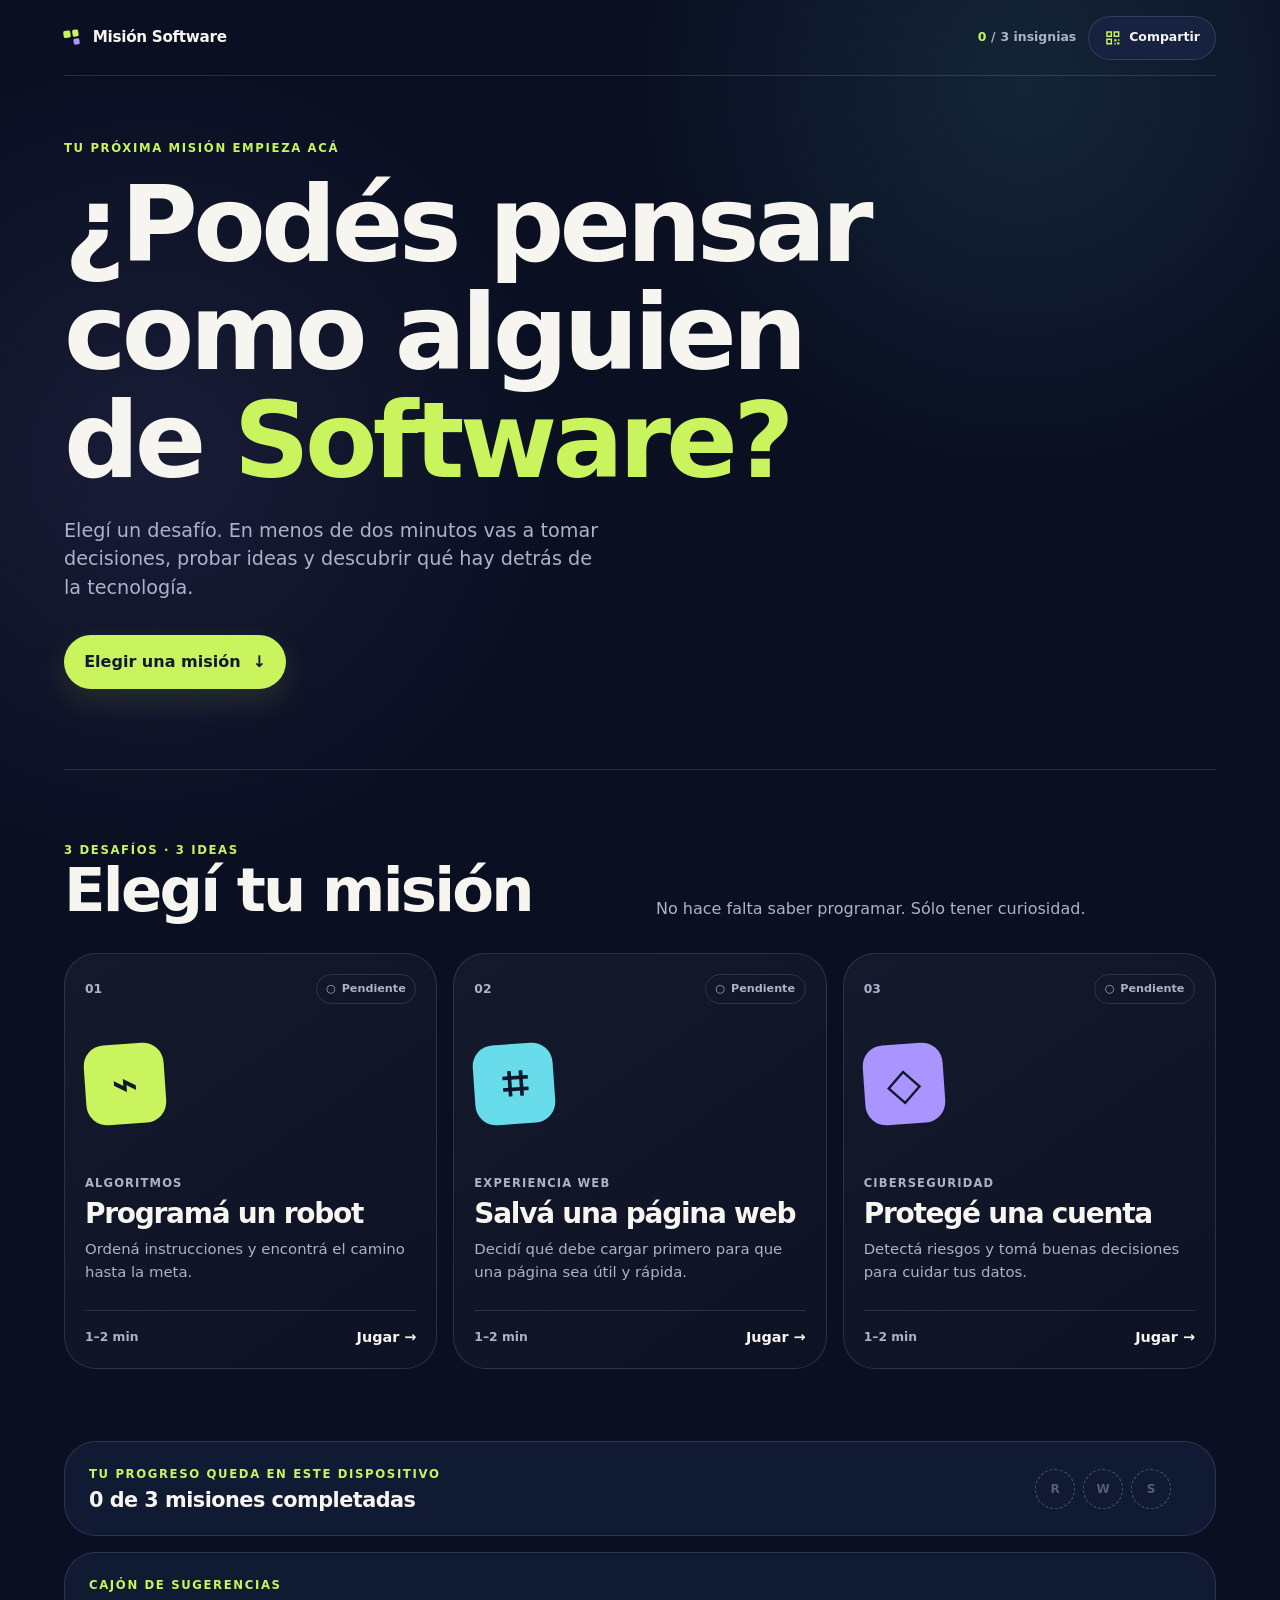
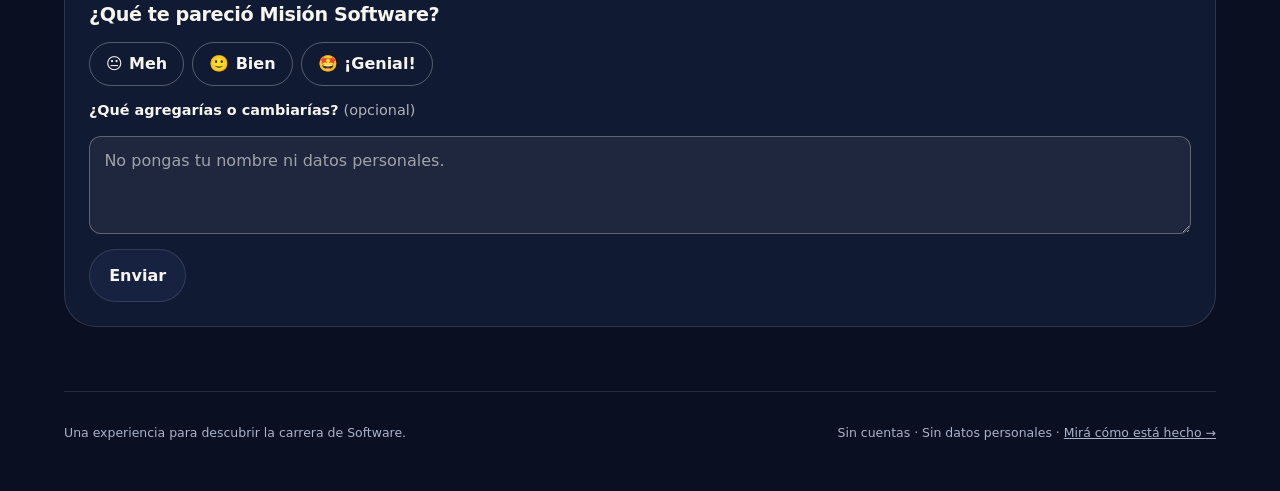
<file: index.html>
<!doctype html>
<html lang="es">
  <head>
    <meta charset="UTF-8">
    <meta name="viewport" content="width=device-width, initial-scale=1">
    <meta name="theme-color" content="#101a35">
    <link rel="icon" href="favicon.svg" type="image/svg+xml">
    <link rel="apple-touch-icon" href="apple-touch-icon.png">
    <meta name="description" content="Tres misiones breves para descubrir cómo se crea, mejora y protege el software.">
    <title>Misión Software</title>
    <link rel="stylesheet" href="css/base.css">
    <link rel="stylesheet" href="css/challenges.css">
    <script src="js/shared.js" defer></script>
    <script src="js/feedback.js" defer></script>
  </head>
  <body>
    <header class="site-header">
      <a class="brand" href="index.html" aria-label="Misión Software, inicio">
        <span class="brand__mark" aria-hidden="true"><i></i><i></i><i></i></span>
        <span>Misión Software</span>
      </a>
      <div class="header-actions">
        <div class="badge-counter" aria-label="Progreso de misiones">
          <span data-progress-count>0</span><span aria-hidden="true">/</span><span>3 insignias</span>
        </div>
        <button class="share-button" type="button" data-share-open aria-label="Compartir con código QR">
          <svg viewBox="0 0 24 24" aria-hidden="true"><path d="M4 4h6v6H4zM14 4h6v6h-6zM4 14h6v6H4z" fill="none" stroke="currentColor" stroke-width="2"/><path d="M14 14h3v3h-3zM18 18h3v3h-3zM14 19h2v2h-2zM19 14h2v2h-2z" fill="currentColor"/></svg>
          <span>Compartir</span>
        </button>
      </div>
    </header>

    <main>
      <section class="hero" aria-labelledby="page-title">
        <p class="eyebrow">Tu próxima misión empieza acá</p>
        <h1 id="page-title">¿Podés pensar<br>como alguien de <em>Software?</em></h1>
        <p class="hero__lead">Elegí un desafío. En menos de dos minutos vas a tomar decisiones, probar ideas y descubrir qué hay detrás de la tecnología.</p>
        <a class="button button--primary" href="#misiones">Elegir una misión <span aria-hidden="true">↓</span></a>
      </section>

      <section class="mission-section" id="misiones" aria-labelledby="mission-title">
        <div class="section-heading">
          <div>
            <p class="eyebrow">3 desafíos · 3 ideas</p>
            <h2 id="mission-title">Elegí tu misión</h2>
          </div>
          <p>No hace falta saber programar. Sólo tener curiosidad.</p>
        </div>

        <div class="mission-grid">
          <article class="mission-card mission-card--robot" data-challenge-card="robot">
            <div class="mission-card__topline">
              <span class="mission-card__number">01</span>
              <span class="status-pill" data-badge="robot"><span aria-hidden="true">○</span> Pendiente</span>
            </div>
            <div class="mission-card__icon icon-robot" aria-hidden="true">⌁</div>
            <p class="mission-card__topic">Algoritmos</p>
            <h3>Programá un robot</h3>
            <p>Ordená instrucciones y encontrá el camino hasta la meta.</p>
            <div class="mission-card__footer">
              <span>1–2 min</span>
              <a class="card-link" href="desafio/robot/index.html" aria-label="Jugar Programá un robot">Jugar <span aria-hidden="true">→</span></a>
            </div>
          </article>

          <article class="mission-card mission-card--web" data-challenge-card="web">
            <div class="mission-card__topline">
              <span class="mission-card__number">02</span>
              <span class="status-pill" data-badge="web"><span aria-hidden="true">○</span> Pendiente</span>
            </div>
            <div class="mission-card__icon icon-web" aria-hidden="true">⌗</div>
            <p class="mission-card__topic">Experiencia web</p>
            <h3>Salvá una página web</h3>
            <p>Decidí qué debe cargar primero para que una página sea útil y rápida.</p>
            <div class="mission-card__footer">
              <span>1–2 min</span>
              <a class="card-link" href="desafio/web/index.html" aria-label="Jugar Salvá una página web">Jugar <span aria-hidden="true">→</span></a>
            </div>
          </article>

          <article class="mission-card mission-card--security" data-challenge-card="seguridad">
            <div class="mission-card__topline">
              <span class="mission-card__number">03</span>
              <span class="status-pill" data-badge="seguridad"><span aria-hidden="true">○</span> Pendiente</span>
            </div>
            <div class="mission-card__icon icon-security" aria-hidden="true">◇</div>
            <p class="mission-card__topic">Ciberseguridad</p>
            <h3>Protegé una cuenta</h3>
            <p>Detectá riesgos y tomá buenas decisiones para cuidar tus datos.</p>
            <div class="mission-card__footer">
              <span>1–2 min</span>
              <a class="card-link" href="desafio/seguridad/index.html" aria-label="Jugar Protegé una cuenta">Jugar <span aria-hidden="true">→</span></a>
            </div>
          </article>
        </div>
      </section>

      <section class="final-mission" data-mission-complete hidden aria-labelledby="final-title">
        <span class="final-mission__burst" aria-hidden="true">✦</span>
        <p class="eyebrow">Las tres insignias son tuyas</p>
        <h2 id="final-title">¡Misión completada!</h2>
        <p>Ya pensaste como alguien de Software: creaste, optimizaste y protegiste. Acercate al equipo de la carrera para descubrir qué más podés construir.</p>
      </section>

      <section class="progress-panel" aria-labelledby="progress-title">
        <div>
          <p class="eyebrow">Tu progreso queda en este dispositivo</p>
          <h2 id="progress-title"><span data-progress-count>0</span> de 3 misiones completadas</h2>
        </div>
        <div class="badge-row" aria-label="Insignias obtenidas">
          <span class="mini-badge mini-badge--robot" data-mini-badge="robot" title="Robot">R</span>
          <span class="mini-badge mini-badge--web" data-mini-badge="web" title="Web">W</span>
          <span class="mini-badge mini-badge--security" data-mini-badge="seguridad" title="Seguridad">S</span>
        </div>
        <button class="text-button" type="button" data-reset-progress hidden>Reiniciar progreso</button>
      </section>

      <section class="feedback-panel" aria-label="Cajón de sugerencias">
        <p class="eyebrow">Cajón de sugerencias</p>
        <div data-feedback-slot="portada" data-feedback-question="¿Qué te pareció Misión Software?"></div>
      </section>
    </main>

    <footer class="site-footer">
      <p>Una experiencia para descubrir la carrera de Software.</p>
      <p>Sin cuentas · Sin datos personales · <a href="https://github.com/marianoluzza/mision-software">Mirá cómo está hecho <span aria-hidden="true">→</span></a></p>
    </footer>
  </body>
</html>
</file>
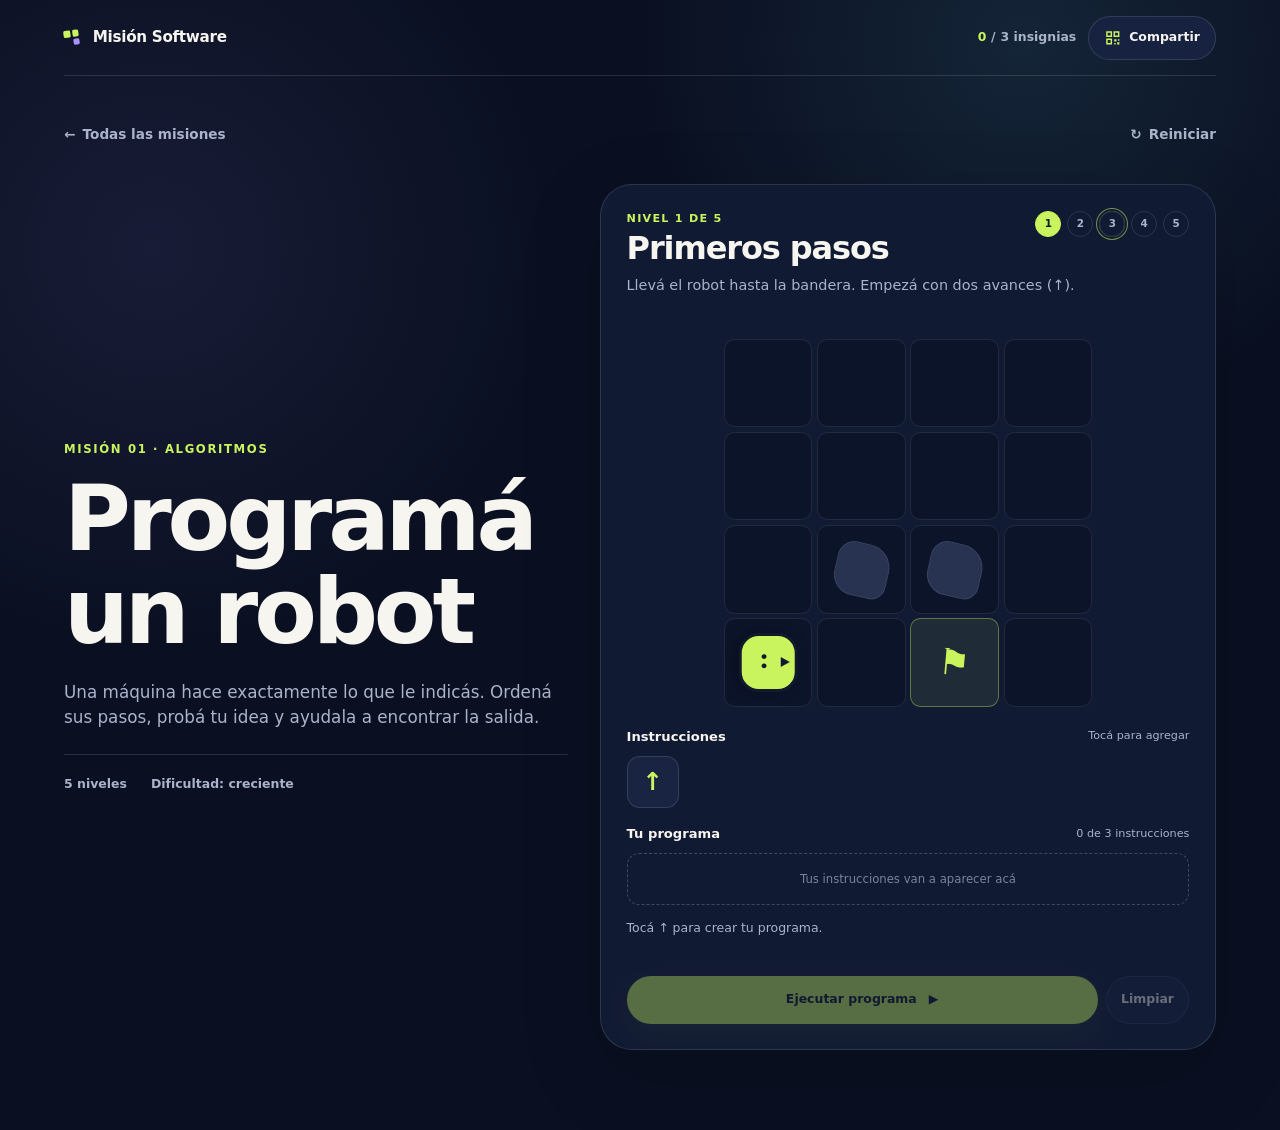
<file: desafio/robot/index.html>
<!doctype html>
<html lang="es">
  <head>
    <meta charset="UTF-8">
    <meta name="viewport" content="width=device-width, initial-scale=1">
    <meta name="theme-color" content="#101a35">
    <link rel="icon" href="../../favicon.svg" type="image/svg+xml">
    <link rel="apple-touch-icon" href="../../apple-touch-icon.png">
    <meta name="description" content="Programá un robot: un desafío breve sobre algoritmos e instrucciones.">
    <title>Programá un robot · Misión Software</title>
    <link rel="stylesheet" href="../../css/base.css">
    <link rel="stylesheet" href="../../css/challenges.css">
    <script src="../../js/shared.js" defer></script>
    <script src="../../js/feedback.js" defer></script>
    <script src="../../js/challenges/robot.js" defer></script>
  </head>
  <body class="challenge-robot">
    <header class="site-header">
      <a class="brand" href="../../index.html" aria-label="Misión Software, inicio">
        <span class="brand__mark" aria-hidden="true"><i></i><i></i><i></i></span>
        <span>Misión Software</span>
      </a>
      <div class="header-actions">
        <div class="badge-counter"><span data-progress-count>0</span><span aria-hidden="true">/</span><span>3 insignias</span></div>
        <button class="share-button" type="button" data-share-open aria-label="Compartir con código QR">
          <svg viewBox="0 0 24 24" aria-hidden="true"><path d="M4 4h6v6H4zM14 4h6v6h-6zM4 14h6v6H4z" fill="none" stroke="currentColor" stroke-width="2"/><path d="M14 14h3v3h-3zM18 18h3v3h-3zM14 19h2v2h-2zM19 14h2v2h-2z" fill="currentColor"/></svg>
          <span>Compartir</span>
        </button>
      </div>
    </header>

    <main class="challenge-page" data-current-challenge="robot">
      <nav class="challenge-nav" aria-label="Controles del desafío">
        <a class="back-link" href="../../index.html"><span aria-hidden="true">←</span> Todas las misiones</a>
        <button class="back-link" type="button" data-restart-challenge="robot"><span aria-hidden="true">↻</span> Reiniciar</button>
      </nav>
      <div class="challenge-layout">
        <section class="challenge-intro" aria-labelledby="challenge-title">
          <p class="eyebrow">Misión 01 · Algoritmos</p>
          <h1 id="challenge-title">Programá un robot</h1>
          <p>Una máquina hace exactamente lo que le indicás. Ordená sus pasos, probá tu idea y ayudala a encontrar la salida.</p>
          <div class="challenge-meta"><span>5 niveles</span><span>Dificultad: creciente</span></div>
        </section>

        <section class="robot-game" data-prototype-panel tabindex="-1" aria-labelledby="level-title">
          <div class="robot-game__heading">
            <div>
              <p class="robot-game__level" data-level-number>Nivel 1 de 5</p>
              <h2 id="level-title" data-level-title>Primeros pasos</h2>
            </div>
            <div class="level-dots" data-level-dots aria-label="Progreso del desafío"></div>
          </div>
          <p class="robot-game__hint" data-level-hint>Llevá el robot hasta la bandera.</p>

          <div class="robot-board" data-board role="grid" aria-label="Tablero del robot"></div>

          <div class="palette-heading">
            <strong>Instrucciones</strong>
            <span data-palette-hint>Tocá para agregar</span>
          </div>
          <div class="command-palette" data-palette role="group" aria-label="Agregar instrucciones">
            <button class="command-button" type="button" data-command="forward" aria-label="Agregar Avanzar" title="Avanzar">
              <span aria-hidden="true">↑</span>
            </button>
            <button class="command-button" type="button" data-command="left" aria-label="Agregar giro a la izquierda" title="Girar a la izquierda">
              <span aria-hidden="true">↶</span>
            </button>
            <button class="command-button" type="button" data-command="right" aria-label="Agregar giro a la derecha" title="Girar a la derecha">
              <span aria-hidden="true">↷</span>
            </button>
            <button class="command-button command-button--loop" type="button" data-command="repeat" aria-label="Agregar bucle Repetir" title="Repetir">
              <span aria-hidden="true">↻</span><small aria-hidden="true">Repetir</small>
            </button>
          </div>

          <div class="program-heading">
            <strong>Tu programa</strong>
            <span data-slot-count>0 de 3 instrucciones</span>
          </div>
          <ol class="robot-program" data-program aria-label="Instrucciones elegidas"></ol>

          <p class="game-feedback" data-feedback role="status" aria-live="polite">Tocá ↑ para crear tu programa.</p>

          <div class="robot-game__actions">
            <button class="button button--primary" type="button" data-run-program>Ejecutar programa <span aria-hidden="true">▶</span></button>
            <button class="button button--secondary" type="button" data-clear-program>Limpiar</button>
            <button class="button button--primary" type="button" data-next-level hidden>Siguiente nivel <span aria-hidden="true">→</span></button>
            <a class="button button--primary" href="../web/index.html" data-finish-link hidden>Siguiente misión <span aria-hidden="true">→</span></a>
          </div>
        </section>

        <section class="challenge-success" data-success-panel hidden tabindex="-1" aria-labelledby="success-title">
          <p class="eyebrow">Insignia obtenida</p>
          <h2 id="success-title">¡Creaste un algoritmo!</h2>
          <p>Un algoritmo es una serie de pasos precisos para resolver un problema. Los bucles permiten repetir acciones sin escribirlas una por una.</p>
          <p>¿Te gustó? Hay más niveles, cada uno un poco más difícil.</p>
          <div class="challenge-success__actions">
            <a class="button button--primary" href="../web/index.html">Siguiente misión <span aria-hidden="true">→</span></a>
            <button class="button button--secondary" type="button" data-continue-levels>Seguir con el nivel 4 <span aria-hidden="true">→</span></button>
            <a class="button button--secondary" href="../../index.html">Volver al inicio</a>
          </div>
          <div class="feedback-slot" data-feedback-slot="robot"></div>
        </section>
      </div>
    </main>
  </body>
</html>
</file>
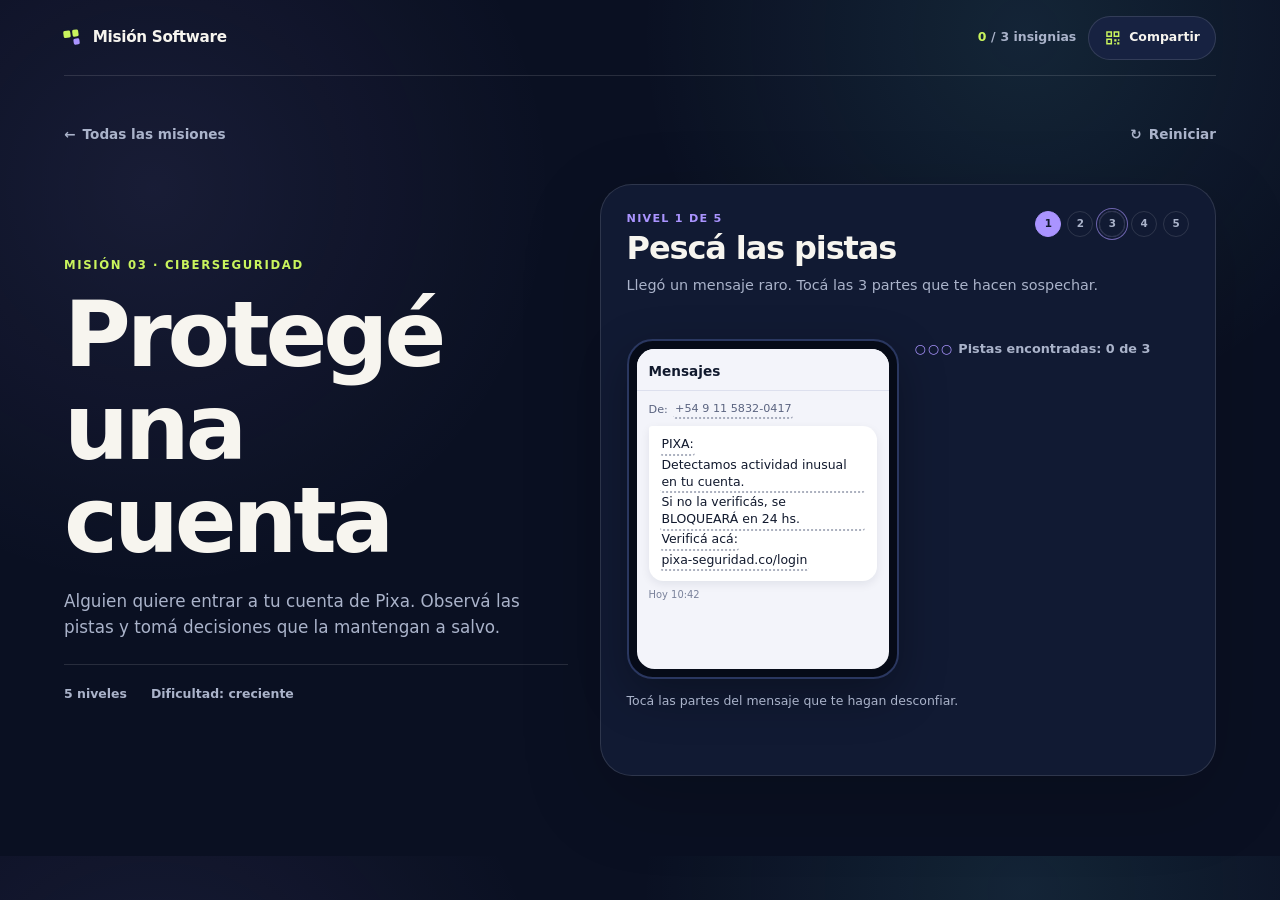
<file: desafio/seguridad/index.html>
<!doctype html>
<html lang="es">
  <head>
    <meta charset="UTF-8">
    <meta name="viewport" content="width=device-width, initial-scale=1">
    <meta name="theme-color" content="#101a35">
    <link rel="icon" href="../../favicon.svg" type="image/svg+xml">
    <link rel="apple-touch-icon" href="../../apple-touch-icon.png">
    <meta name="description" content="Protegé una cuenta: un desafío breve sobre seguridad digital.">
    <title>Protegé una cuenta · Misión Software</title>
    <link rel="stylesheet" href="../../css/base.css">
    <link rel="stylesheet" href="../../css/challenges.css">
    <script src="../../js/shared.js" defer></script>
    <script src="../../js/feedback.js" defer></script>
    <script src="../../js/challenges/seguridad.js" defer></script>
  </head>
  <body class="challenge-security">
    <header class="site-header">
      <a class="brand" href="../../index.html" aria-label="Misión Software, inicio">
        <span class="brand__mark" aria-hidden="true"><i></i><i></i><i></i></span>
        <span>Misión Software</span>
      </a>
      <div class="header-actions">
        <div class="badge-counter"><span data-progress-count>0</span><span aria-hidden="true">/</span><span>3 insignias</span></div>
        <button class="share-button" type="button" data-share-open aria-label="Compartir con código QR">
          <svg viewBox="0 0 24 24" aria-hidden="true"><path d="M4 4h6v6H4zM14 4h6v6h-6zM4 14h6v6H4z" fill="none" stroke="currentColor" stroke-width="2"/><path d="M14 14h3v3h-3zM18 18h3v3h-3zM14 19h2v2h-2zM19 14h2v2h-2z" fill="currentColor"/></svg>
          <span>Compartir</span>
        </button>
      </div>
    </header>

    <main class="challenge-page" data-current-challenge="seguridad">
      <nav class="challenge-nav" aria-label="Controles del desafío">
        <a class="back-link" href="../../index.html"><span aria-hidden="true">←</span> Todas las misiones</a>
        <button class="back-link" type="button" data-restart-challenge="seguridad"><span aria-hidden="true">↻</span> Reiniciar</button>
      </nav>
      <div class="challenge-layout">
        <section class="challenge-intro" aria-labelledby="challenge-title">
          <p class="eyebrow">Misión 03 · Ciberseguridad</p>
          <h1 id="challenge-title">Protegé una cuenta</h1>
          <p>Alguien quiere entrar a tu cuenta de Pixa. Observá las pistas y tomá decisiones que la mantengan a salvo.</p>
          <div class="challenge-meta"><span>5 niveles</span><span>Dificultad: creciente</span></div>
        </section>

        <section class="security-game" data-prototype-panel tabindex="-1" aria-labelledby="level-title">
          <div class="security-game__heading">
            <div>
              <p class="security-game__level" data-level-number>Nivel 1 de 5</p>
              <h2 id="level-title" data-level-title>Pescá las pistas</h2>
            </div>
            <div class="level-dots" data-level-dots aria-label="Progreso del desafío"></div>
          </div>
          <p class="security-game__hint" data-level-hint>Llegó un mensaje raro. Tocá las partes que te hacen sospechar.</p>

          <div class="security-stage" data-stage>
            <div class="security-phone" data-phone>
              <div class="security-phone__screen" data-screen></div>
              <p class="security-phone__status" data-phone-status></p>
            </div>
            <div class="security-controls" data-controls></div>
          </div>

          <p class="game-feedback" data-feedback role="status" aria-live="polite"></p>

          <div class="security-game__actions">
            <button class="button button--secondary" type="button" data-retry hidden>Probar de nuevo <span aria-hidden="true">↻</span></button>
            <button class="button button--primary" type="button" data-next-level hidden>Siguiente nivel <span aria-hidden="true">→</span></button>
            <a class="button button--primary" href="../../index.html" data-finish-link hidden>Ver mis insignias <span aria-hidden="true">→</span></a>
          </div>
        </section>

        <section class="challenge-success" data-success-panel hidden tabindex="-1" aria-labelledby="success-title">
          <p class="eyebrow">Insignia obtenida</p>
          <h2 id="success-title">¡Cuenta protegida!</h2>
          <p>La ciberseguridad protege a las personas, sus datos y los sistemas que usan todos los días. Pensar antes de actuar es una defensa muy poderosa.</p>
          <p>¿Te gustó? Hay más niveles, cada uno un poco más difícil.</p>
          <div class="challenge-success__actions">
            <a class="button button--primary" href="../../index.html">Ver mis insignias <span aria-hidden="true">→</span></a>
            <button class="button button--secondary" type="button" data-continue-levels>Seguir con el nivel 4 <span aria-hidden="true">→</span></button>
          </div>
          <div class="feedback-slot" data-feedback-slot="seguridad"></div>
        </section>
      </div>
    </main>
  </body>
</html>
</file>
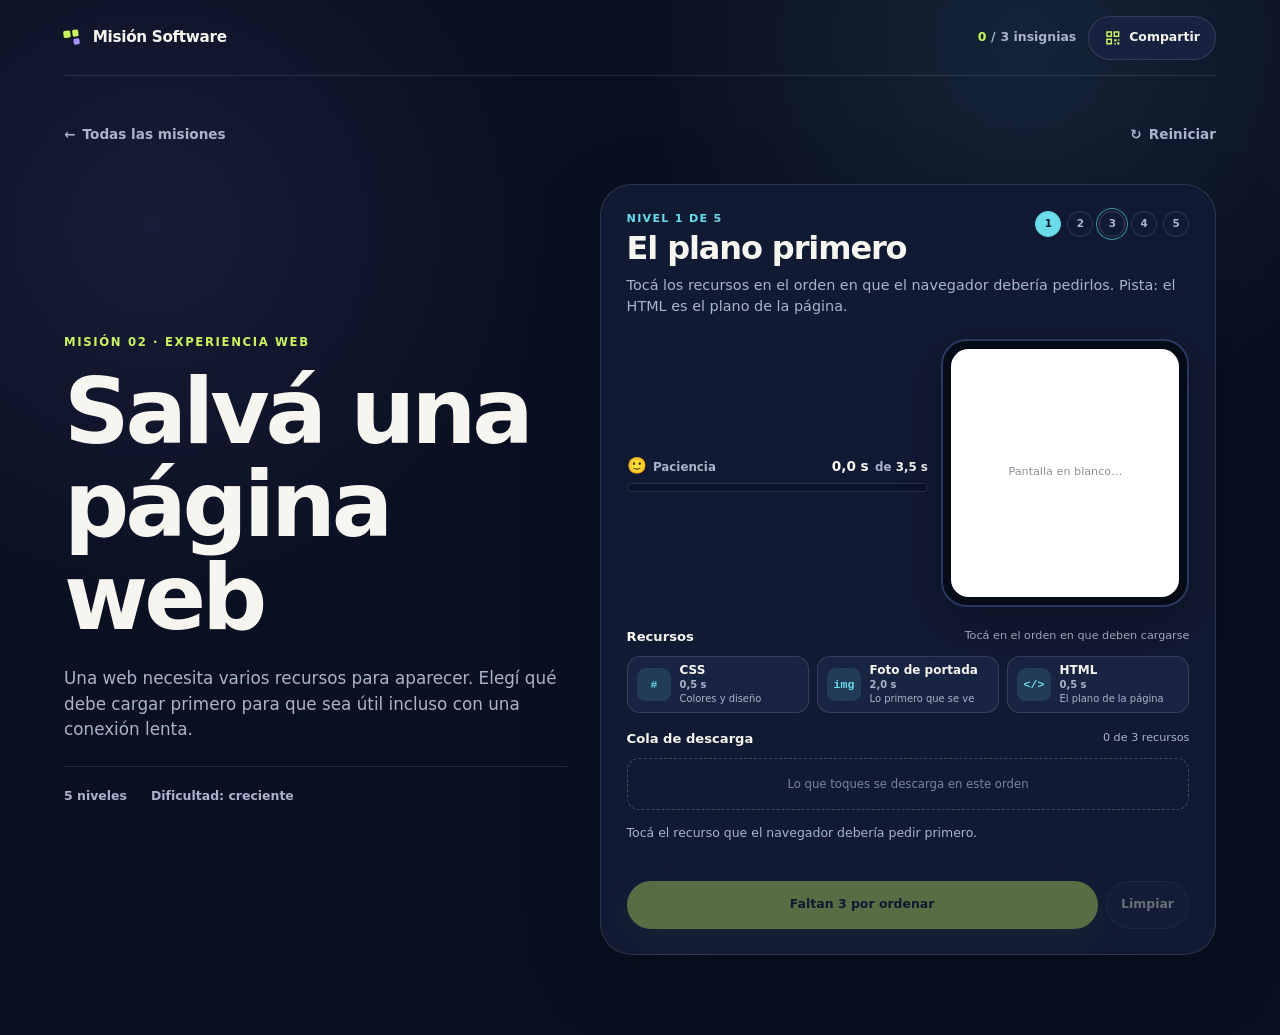
<file: desafio/web/index.html>
<!doctype html>
<html lang="es">
  <head>
    <meta charset="UTF-8">
    <meta name="viewport" content="width=device-width, initial-scale=1">
    <meta name="theme-color" content="#101a35">
    <link rel="icon" href="../../favicon.svg" type="image/svg+xml">
    <link rel="apple-touch-icon" href="../../apple-touch-icon.png">
    <meta name="description" content="Salvá una página web: un desafío breve sobre recursos y rendimiento.">
    <title>Salvá una página web · Misión Software</title>
    <link rel="stylesheet" href="../../css/base.css">
    <link rel="stylesheet" href="../../css/challenges.css">
    <script src="../../js/shared.js" defer></script>
    <script src="../../js/feedback.js" defer></script>
    <script src="../../js/challenges/web.js" defer></script>
  </head>
  <body class="challenge-web">
    <header class="site-header">
      <a class="brand" href="../../index.html" aria-label="Misión Software, inicio">
        <span class="brand__mark" aria-hidden="true"><i></i><i></i><i></i></span>
        <span>Misión Software</span>
      </a>
      <div class="header-actions">
        <div class="badge-counter"><span data-progress-count>0</span><span aria-hidden="true">/</span><span>3 insignias</span></div>
        <button class="share-button" type="button" data-share-open aria-label="Compartir con código QR">
          <svg viewBox="0 0 24 24" aria-hidden="true"><path d="M4 4h6v6H4zM14 4h6v6h-6zM4 14h6v6H4z" fill="none" stroke="currentColor" stroke-width="2"/><path d="M14 14h3v3h-3zM18 18h3v3h-3zM14 19h2v2h-2zM19 14h2v2h-2z" fill="currentColor"/></svg>
          <span>Compartir</span>
        </button>
      </div>
    </header>

    <main class="challenge-page" data-current-challenge="web">
      <nav class="challenge-nav" aria-label="Controles del desafío">
        <a class="back-link" href="../../index.html"><span aria-hidden="true">←</span> Todas las misiones</a>
        <button class="back-link" type="button" data-restart-challenge="web"><span aria-hidden="true">↻</span> Reiniciar</button>
      </nav>
      <div class="challenge-layout">
        <section class="challenge-intro" aria-labelledby="challenge-title">
          <p class="eyebrow">Misión 02 · Experiencia web</p>
          <h1 id="challenge-title">Salvá una página web</h1>
          <p>Una web necesita varios recursos para aparecer. Elegí qué debe cargar primero para que sea útil incluso con una conexión lenta.</p>
          <div class="challenge-meta"><span>5 niveles</span><span>Dificultad: creciente</span></div>
        </section>

        <section class="web-game" data-prototype-panel tabindex="-1" aria-labelledby="level-title">
          <div class="web-game__heading">
            <div>
              <p class="web-game__level" data-level-number>Nivel 1 de 5</p>
              <h2 id="level-title" data-level-title>El plano primero</h2>
            </div>
            <div class="level-dots" data-level-dots aria-label="Progreso del desafío"></div>
          </div>
          <p class="web-game__hint" data-level-hint>Tocá los recursos en el orden en que el navegador debería pedirlos.</p>

          <div class="web-stage" data-stage>
            <div class="web-meters">
              <div class="web-meter" data-patience>
                <div class="web-meter__label">
                  <span class="web-meter__face" data-visitor aria-hidden="true">🙂</span>
                  <span>Paciencia</span>
                  <strong data-clock>0,0 s</strong>
                  <span>de <b data-patience-limit>3,5 s</b></span>
                </div>
                <div class="web-meter__track" aria-hidden="true"><span class="web-meter__fill"></span></div>
              </div>
              <div class="web-meter web-meter--data" data-data-meter hidden>
                <div class="web-meter__label">
                  <span class="web-meter__face" aria-hidden="true">📶</span>
                  <span>Datos</span>
                  <strong data-data-used>0 MB</strong>
                  <span>de <b data-data-limit>2 MB</b></span>
                </div>
                <div class="web-meter__track" aria-hidden="true"><span class="web-meter__fill"></span></div>
              </div>
            </div>

            <div class="web-phone" data-phone aria-hidden="true">
              <div class="web-phone__screen">
                <p class="web-phone__blank">Pantalla en blanco…</p>
                <div class="web-page">
                  <div class="web-page__nav"><b>Semana de Software</b> <u>Agenda</u></div>
                  <div class="web-page__hero"><span>[imagen]</span></div>
                  <p class="web-page__title">Creá tecnología con nosotros</p>
                  <p class="web-page__text">Talleres, desafíos y charlas para descubrir la carrera.</p>
                  <span class="web-page__cta">Quiero participar</span>
                  <div class="web-page__video"></div>
                  <div class="web-page__gallery"><i></i><i></i><i></i></div>
                </div>
              </div>
              <p class="web-phone__status" data-phone-status></p>
            </div>
          </div>

          <div class="palette-heading">
            <strong>Recursos</strong>
            <span>Tocá en el orden en que deben cargarse</span>
          </div>
          <div class="resource-palette" data-palette role="group" aria-label="Agregar recursos a la cola"></div>

          <div class="program-heading">
            <strong>Cola de descarga</strong>
            <span data-queue-count>0 de 3 recursos</span>
          </div>
          <ol class="load-queue" data-queue aria-label="Orden de descarga"></ol>

          <p class="game-feedback" data-feedback role="status" aria-live="polite">Tocá el recurso que el navegador debería pedir primero.</p>

          <div class="web-game__actions">
            <button class="button button--primary" type="button" data-run-load>Cargar página <span aria-hidden="true">▶</span></button>
            <button class="button button--secondary" type="button" data-clear-queue>Limpiar</button>
            <button class="button button--primary" type="button" data-next-level hidden>Siguiente nivel <span aria-hidden="true">→</span></button>
            <a class="button button--primary" href="../seguridad/index.html" data-finish-link hidden>Siguiente misión <span aria-hidden="true">→</span></a>
          </div>
        </section>

        <section class="challenge-success" data-success-panel hidden tabindex="-1" aria-labelledby="success-title">
          <p class="eyebrow">Insignia obtenida</p>
          <h2 id="success-title">¡La página está a salvo!</h2>
          <p>Diseñar software también implica decidir qué llega primero y cómo se siente una experiencia. El navegador combina muchos recursos para construir cada página.</p>
          <p>¿Te gustó? Hay más niveles, cada uno un poco más difícil.</p>
          <div class="challenge-success__actions">
            <a class="button button--primary" href="../seguridad/index.html">Siguiente misión <span aria-hidden="true">→</span></a>
            <button class="button button--secondary" type="button" data-continue-levels>Seguir con el nivel 4 <span aria-hidden="true">→</span></button>
            <a class="button button--secondary" href="../../index.html">Volver al inicio</a>
          </div>
          <div class="feedback-slot" data-feedback-slot="web"></div>
        </section>
      </div>
    </main>
  </body>
</html>
</file>
<file: css/base.css>
:root {
  color-scheme: dark;
  --ink: #f7f5ef;
  --muted: #aab3ca;
  --bg: #0a1022;
  --surface: #111a33;
  --surface-strong: #172241;
  --line: rgba(255, 255, 255, 0.12);
  --lime: #c9f45d;
  --violet: #aa94ff;
  --cyan: #69dceb;
  --coral: #ff8674;
  --focus: #fff2a8;
  --radius-sm: 0.75rem;
  --radius-md: 1.25rem;
  --radius-lg: 2rem;
  --max-width: 72rem;
  font-family: Inter, ui-sans-serif, system-ui, -apple-system, BlinkMacSystemFont, "Segoe UI", sans-serif;
}

* {
  box-sizing: border-box;
}

html {
  scroll-behavior: smooth;
}

body {
  min-width: 18rem;
  margin: 0;
  color: var(--ink);
  background:
    radial-gradient(circle at 80% 4%, rgba(105, 220, 235, 0.1), transparent 24rem),
    radial-gradient(circle at 12% 22%, rgba(170, 148, 255, 0.09), transparent 25rem),
    var(--bg);
  line-height: 1.5;
}

button,
a {
  -webkit-tap-highlight-color: transparent;
}

a {
  color: inherit;
}

button,
input,
select,
textarea {
  font: inherit;
}

button {
  color: inherit;
}

:focus-visible {
  outline: 3px solid var(--focus);
  outline-offset: 4px;
}

[hidden] {
  display: none !important;
}

.site-header {
  display: flex;
  align-items: center;
  justify-content: space-between;
  width: min(100% - 2rem, var(--max-width));
  min-height: 4.75rem;
  margin-inline: auto;
  gap: 0.75rem;
  border-bottom: 1px solid var(--line);
}

.brand {
  display: inline-flex;
  gap: 0.7rem;
  align-items: center;
  color: var(--ink);
  font-size: 0.95rem;
  font-weight: 800;
  letter-spacing: -0.02em;
  text-decoration: none;
}

.brand__mark {
  display: grid;
  grid-template-columns: repeat(2, 0.42rem);
  gap: 0.12rem;
  width: 1.1rem;
  transform: rotate(-8deg);
}

.brand__mark i {
  display: block;
  aspect-ratio: 1;
  background: var(--lime);
  border-radius: 0.1rem;
}

.brand__mark i:last-child {
  grid-column: 2;
  background: var(--violet);
}

.badge-counter {
  display: flex;
  gap: 0.3rem;
  align-items: center;
  color: var(--muted);
  font-size: 0.78rem;
  font-weight: 700;
}

.badge-counter [data-progress-count] {
  color: var(--lime);
}

main,
.site-footer {
  width: min(100% - 2rem, var(--max-width));
  margin-inline: auto;
}

.hero {
  display: flex;
  min-height: min(43rem, calc(100svh - 4.75rem));
  flex-direction: column;
  align-items: flex-start;
  justify-content: center;
  padding: 4rem 0 5rem;
}

.eyebrow {
  margin: 0 0 0.85rem;
  color: var(--lime);
  font-size: 0.73rem;
  font-weight: 850;
  letter-spacing: 0.14em;
  text-transform: uppercase;
}

h1,
h2,
h3,
p {
  text-wrap: pretty;
}

h1,
h2,
h3 {
  margin-top: 0;
  line-height: 1.02;
  letter-spacing: -0.045em;
}

h1 {
  max-width: 12ch;
  margin-bottom: 1.4rem;
  font-size: clamp(2.9rem, 13vw, 6.6rem);
}

h1 em {
  color: var(--lime);
  font-style: normal;
}

h2 {
  margin-bottom: 1rem;
  font-size: clamp(2rem, 8vw, 3.8rem);
}

.hero__lead {
  max-width: 37rem;
  margin: 0 0 2rem;
  color: var(--muted);
  font-size: clamp(1rem, 4vw, 1.2rem);
}

.button {
  display: inline-flex;
  min-height: 3.35rem;
  padding: 0.85rem 1.2rem;
  gap: 0.75rem;
  align-items: center;
  justify-content: center;
  border: 1px solid transparent;
  border-radius: 999px;
  font-weight: 800;
  text-decoration: none;
  cursor: pointer;
}

.button--primary {
  color: #11192d;
  background: var(--lime);
  box-shadow: 0 0.7rem 2rem rgba(201, 244, 93, 0.12);
}

.button--secondary {
  border-color: var(--line);
  background: var(--surface-strong);
}

.button:hover {
  transform: translateY(-1px);
}

.site-footer {
  display: flex;
  flex-direction: column;
  padding: 2rem 0 3rem;
  gap: 0.25rem;
  border-top: 1px solid var(--line);
  color: var(--muted);
  font-size: 0.78rem;
}

.site-footer p {
  margin: 0;
}

.text-button {
  padding: 0.5rem;
  border: 0;
  color: var(--muted);
  background: none;
  text-decoration: underline;
  text-underline-offset: 0.25rem;
  cursor: pointer;
}

.header-actions {
  display: flex;
  gap: 0.75rem;
  align-items: center;
}

.share-button {
  display: inline-flex;
  min-width: 2.75rem;
  min-height: 2.75rem;
  padding: 0 0.95rem;
  gap: 0.45rem;
  align-items: center;
  justify-content: center;
  border: 1px solid var(--line);
  border-radius: 999px;
  background: var(--surface-strong);
  font-size: 0.78rem;
  font-weight: 800;
  cursor: pointer;
}

.share-button svg {
  width: 1.1rem;
  height: 1.1rem;
  color: var(--lime);
}

.share-button:hover {
  border-color: var(--lime);
}

.share-dialog {
  width: min(100% - 2rem, 26rem);
  max-height: calc(100dvh - 2rem);
  padding: 0;
  border: 1px solid var(--line);
  border-radius: var(--radius-lg);
  color: var(--ink);
  background: var(--surface);
  box-shadow: 0 2rem 5rem rgba(0, 0, 0, 0.5);
}

.share-dialog::backdrop {
  background: rgba(5, 8, 18, 0.78);
  backdrop-filter: blur(4px);
}

.share-dialog__body {
  display: flex;
  flex-direction: column;
  padding: 1.25rem;
  gap: 1rem;
}

.share-dialog__header {
  display: flex;
  gap: 1rem;
  align-items: center;
  justify-content: space-between;
}

.share-dialog h2 {
  margin: 0;
  font-size: 1.5rem;
}

.share-dialog__close {
  display: grid;
  flex-shrink: 0;
  width: 2.75rem;
  height: 2.75rem;
  place-items: center;
  border: 1px solid var(--line);
  border-radius: 999px;
  background: var(--surface-strong);
  cursor: pointer;
}

.share-toggle {
  display: grid;
  grid-template-columns: 1fr 1fr;
  padding: 0.25rem;
  gap: 0.25rem;
  border: 1px solid var(--line);
  border-radius: 999px;
  background: var(--surface-strong);
}

.share-toggle button {
  min-height: 2.5rem;
  border: 0;
  border-radius: 999px;
  color: var(--muted);
  background: none;
  font-weight: 800;
  cursor: pointer;
}

.share-toggle button[aria-pressed="true"] {
  color: #11192d;
  background: var(--lime);
}

.share-dialog__qr {
  display: grid;
  width: min(100%, 22rem);
  aspect-ratio: 1;
  margin-inline: auto;
  place-items: center;
  overflow: hidden;
  border-radius: var(--radius-md);
  color: #11192d;
  background: #fff;
  font-weight: 700;
  text-align: center;
}

.share-dialog__qr svg {
  display: block;
  width: 100%;
  height: 100%;
}

.share-dialog__qr.is-error {
  padding: 1.5rem;
  border: 1px dashed var(--line);
  color: var(--muted);
  background: var(--surface-strong);
}

.share-dialog__url {
  margin: 0;
  font-weight: 800;
  text-align: center;
  overflow-wrap: anywhere;
  user-select: all;
}

.share-dialog__actions {
  display: flex;
  flex-wrap: wrap;
  gap: 0.6rem;
}

.share-dialog__actions .button {
  flex: 1 1 10rem;
}

.share-dialog__status {
  min-height: 1.5em;
  margin: 0;
  color: var(--lime);
  font-size: 0.85rem;
  text-align: center;
}

@media (max-width: 30rem) {
  .share-button {
    padding: 0;
  }

  .share-button span {
    display: none;
  }
}

@media (max-width: 22rem) {
  .brand {
    gap: 0.5rem;
    font-size: 0.85rem;
  }

  .header-actions {
    gap: 0.5rem;
  }
}

@media (min-width: 44rem) {
  .site-header,
  main,
  .site-footer {
    width: min(100% - 4rem, var(--max-width));
  }

  .site-footer {
    flex-direction: row;
    justify-content: space-between;
  }
}

@media (prefers-reduced-motion: reduce) {
  html {
    scroll-behavior: auto;
  }

  *,
  *::before,
  *::after {
    scroll-behavior: auto !important;
    transition-duration: 0.01ms !important;
    animation-duration: 0.01ms !important;
    animation-iteration-count: 1 !important;
  }
}
</file>
<file: css/challenges.css>
.mission-section {
  padding: 4.5rem 0;
  border-top: 1px solid var(--line);
}

.section-heading {
  display: grid;
  margin-bottom: 2rem;
  gap: 0.75rem 2rem;
}

.section-heading h2,
.section-heading p {
  margin-bottom: 0;
}

.section-heading > p {
  max-width: 29rem;
  margin-top: 0;
  color: var(--muted);
}

.mission-grid {
  display: grid;
  gap: 1rem;
}

.mission-card {
  display: flex;
  min-height: 26rem;
  padding: 1.25rem;
  flex-direction: column;
  border: 1px solid var(--line);
  border-radius: var(--radius-lg);
  background: linear-gradient(145deg, rgba(255, 255, 255, 0.045), rgba(255, 255, 255, 0.015));
  overflow: hidden;
}

.mission-card.is-complete {
  border-color: rgba(201, 244, 93, 0.5);
}

.mission-card__topline,
.mission-card__footer {
  display: flex;
  align-items: center;
  justify-content: space-between;
}

.mission-card__number,
.mission-card__footer {
  color: var(--muted);
  font-size: 0.77rem;
  font-weight: 700;
}

.status-pill {
  display: inline-flex;
  padding: 0.35rem 0.6rem;
  gap: 0.35rem;
  align-items: center;
  border: 1px solid var(--line);
  border-radius: 999px;
  color: var(--muted);
  font-size: 0.7rem;
  font-weight: 800;
}

.status-pill.is-earned {
  color: var(--lime);
  border-color: rgba(201, 244, 93, 0.35);
  background: rgba(201, 244, 93, 0.08);
}

.mission-card__icon {
  display: grid;
  width: 5rem;
  height: 5rem;
  margin: 2.5rem 0 auto;
  place-items: center;
  border-radius: 1.3rem;
  color: #10172b;
  font-size: 2.8rem;
  font-weight: 900;
  transform: rotate(-4deg);
}

.icon-robot {
  background: var(--lime);
}

.icon-web {
  background: var(--cyan);
}

.icon-security {
  background: var(--violet);
}

.mission-card__topic {
  margin: 1.5rem 0 0.5rem;
  color: var(--muted);
  font-size: 0.72rem;
  font-weight: 850;
  letter-spacing: 0.1em;
  text-transform: uppercase;
}

.mission-card h3 {
  margin-bottom: 0.6rem;
  font-size: 1.75rem;
}

.mission-card > p:not(.mission-card__topic) {
  min-height: 3.2rem;
  margin: 0 0 1.25rem;
  color: var(--muted);
  font-size: 0.93rem;
}

.mission-card__footer {
  padding-top: 1rem;
  border-top: 1px solid var(--line);
}

.card-link {
  color: var(--ink);
  font-size: 0.9rem;
  font-weight: 850;
  text-decoration: none;
}

.card-link:hover {
  color: var(--lime);
}

.final-mission,
.progress-panel,
.feedback-panel {
  margin-bottom: 4rem;
  border-radius: var(--radius-lg);
}

.final-mission {
  padding: clamp(2rem, 7vw, 4.5rem);
  text-align: center;
  background: var(--lime);
  color: #11192d;
}

.final-mission .eyebrow {
  color: #3b4a14;
}

.final-mission h2 {
  margin-bottom: 1rem;
}

.final-mission p:last-child {
  max-width: 39rem;
  margin: auto;
}

.final-mission__burst {
  display: block;
  margin-bottom: 1rem;
  font-size: 3rem;
}

.progress-panel {
  display: grid;
  margin-bottom: 1rem;
  padding: 1.5rem;
  gap: 1.25rem;
  align-items: center;
  border: 1px solid var(--line);
  background: var(--surface);
}

.progress-panel .eyebrow,
.feedback-panel .eyebrow {
  margin-bottom: 0.4rem;
}

.feedback-panel {
  padding: 1.5rem;
  border: 1px solid var(--line);
  background: var(--surface);
}

/* El formulario usa currentColor para verse bien sobre el panel oscuro y sobre el color de cada insignia. */
.feedback {
  display: grid;
  gap: 0.9rem;
}

.challenge-success .feedback-slot {
  margin-top: 1.75rem;
  padding-top: 1.5rem;
  border-top: 1px solid rgba(17, 25, 45, 0.2);
}

.feedback__reactions {
  display: flex;
  margin: 0;
  padding: 0;
  flex-wrap: wrap;
  gap: 0.5rem;
  border: 0;
}

.feedback__question {
  margin-bottom: 0.75rem;
  padding: 0;
  font-size: 1.2rem;
  font-weight: 800;
  letter-spacing: -0.02em;
}

.feedback__reaction {
  position: relative;
}

.feedback__reaction input {
  position: absolute;
  opacity: 0;
  pointer-events: none;
}

.feedback__reaction > span {
  display: inline-flex;
  min-height: 2.75rem;
  padding: 0.4rem 1rem;
  gap: 0.4rem;
  align-items: center;
  border: 1px solid color-mix(in srgb, currentColor 30%, transparent);
  border-radius: 999px;
  font-weight: 800;
  cursor: pointer;
}

.feedback__reaction input:checked + span {
  border-color: currentColor;
  background: color-mix(in srgb, currentColor 14%, transparent);
  box-shadow: inset 0 0 0 1px currentColor;
}

.feedback__reaction input:focus-visible + span {
  outline: 3px solid var(--focus);
  outline-offset: 3px;
}

.feedback__label {
  font-size: 0.9rem;
  font-weight: 700;
}

.feedback__label span {
  opacity: 0.7;
  font-weight: 500;
}

.feedback textarea {
  width: 100%;
  min-height: 5.5rem;
  padding: 0.75rem 0.9rem;
  resize: vertical;
  border: 1px solid color-mix(in srgb, currentColor 30%, transparent);
  border-radius: var(--radius-sm);
  color: inherit;
  background: color-mix(in srgb, currentColor 6%, transparent);
}

.feedback textarea::placeholder {
  color: inherit;
  opacity: 0.6;
}

.feedback__footer {
  display: flex;
  flex-wrap: wrap;
  gap: 0.75rem;
  align-items: center;
}

.feedback__status,
.feedback__thanks {
  margin: 0;
  font-weight: 700;
}

.feedback__status {
  font-size: 0.85rem;
}

.feedback__status a {
  color: inherit;
}

.progress-panel h2 {
  margin: 0;
  font-size: 1.3rem;
  letter-spacing: -0.025em;
}

.badge-row {
  display: flex;
  gap: 0.5rem;
}

.mini-badge {
  display: grid;
  width: 2.5rem;
  aspect-ratio: 1;
  place-items: center;
  border: 1px dashed rgba(255, 255, 255, 0.25);
  border-radius: 50%;
  color: rgba(255, 255, 255, 0.3);
  font-size: 0.75rem;
  font-weight: 900;
}

.mini-badge.is-earned {
  border-style: solid;
  color: #10172b;
  transform: rotate(-5deg);
}

.mini-badge--robot.is-earned {
  border-color: var(--lime);
  background: var(--lime);
}

.mini-badge--web.is-earned {
  border-color: var(--cyan);
  background: var(--cyan);
}

.mini-badge--security.is-earned {
  border-color: var(--violet);
  background: var(--violet);
}

/* Challenge placeholders */
.challenge-page {
  min-height: calc(100svh - 8rem);
  padding: 3rem 0 5rem;
}

.challenge-nav {
  display: flex;
  margin-bottom: 2.5rem;
  align-items: center;
  justify-content: space-between;
}

.back-link {
  display: inline-flex;
  gap: 0.45rem;
  align-items: center;
  color: var(--muted);
  font-size: 0.85rem;
  font-weight: 700;
  text-decoration: none;
}

button.back-link {
  padding: 0;
  border: 0;
  background: none;
  cursor: pointer;
}

.challenge-layout {
  display: grid;
  gap: 2rem;
}

.challenge-intro h1 {
  max-width: 10ch;
  font-size: clamp(2.7rem, 12vw, 5.7rem);
}

.challenge-intro > p:not(.eyebrow) {
  max-width: 34rem;
  color: var(--muted);
  font-size: 1.05rem;
}

.challenge-meta {
  display: flex;
  margin-top: 1.5rem;
  padding-top: 1.25rem;
  gap: 1.5rem;
  border-top: 1px solid var(--line);
  color: var(--muted);
  font-size: 0.78rem;
  font-weight: 700;
}

.prototype-card {
  padding: clamp(1.25rem, 5vw, 2rem);
  border: 1px solid var(--line);
  border-radius: var(--radius-lg);
  background: var(--surface);
  box-shadow: 0 1.5rem 5rem rgba(0, 0, 0, 0.18);
}

.prototype-card__visual {
  display: grid;
  min-height: 14rem;
  margin-bottom: 1.5rem;
  place-items: center;
  border: 1px solid var(--line);
  border-radius: var(--radius-md);
  background-color: #0c142a;
  background-image: linear-gradient(var(--line) 1px, transparent 1px), linear-gradient(90deg, var(--line) 1px, transparent 1px);
  background-size: 2.5rem 2.5rem;
}

.prototype-card__symbol {
  display: grid;
  width: 5.5rem;
  aspect-ratio: 1;
  place-items: center;
  border-radius: 1.4rem;
  color: #10172b;
  background: var(--challenge-color, var(--lime));
  font-size: 3rem;
  font-weight: 900;
  transform: rotate(-5deg);
}

.prototype-card h2 {
  margin-bottom: 0.6rem;
  font-size: 1.55rem;
}

.prototype-card p {
  margin: 0 0 1.5rem;
  color: var(--muted);
}

.prototype-card .button {
  width: 100%;
}

.challenge-success {
  padding: clamp(1.5rem, 6vw, 2.5rem);
  border-radius: var(--radius-lg);
  color: #11192d;
  background: var(--challenge-color, var(--lime));
}

.challenge-success .eyebrow {
  color: #344113;
}

.challenge-success h2 {
  font-size: clamp(2rem, 8vw, 3.2rem);
}

.challenge-success__actions {
  display: flex;
  margin-top: 1.5rem;
  flex-wrap: wrap;
  gap: 0.75rem;
}

.challenge-success .button--primary {
  color: var(--ink);
  background: #11192d;
  box-shadow: none;
}

.challenge-success .button--secondary {
  color: #11192d;
  border-color: rgba(17, 25, 45, 0.3);
  background: transparent;
}

.challenge-robot {
  --challenge-color: var(--lime);
}

.challenge-web {
  --challenge-color: var(--cyan);
}

.challenge-security {
  --challenge-color: var(--violet);
}

/* Robot game */
.robot-game,
.web-game {
  padding: clamp(1rem, 4vw, 1.6rem);
  border: 1px solid var(--line);
  border-radius: var(--radius-lg);
  background: var(--surface);
  box-shadow: 0 1.5rem 5rem rgba(0, 0, 0, 0.18);
}

.robot-game__heading,
.web-game__heading,
.palette-heading,
.program-heading,
.robot-game__actions,
.web-game__actions {
  display: flex;
  align-items: center;
  justify-content: space-between;
}

.robot-game__level,
.web-game__level {
  margin: 0 0 0.25rem;
  color: var(--lime);
  font-size: 0.7rem;
  font-weight: 850;
  letter-spacing: 0.11em;
  text-transform: uppercase;
}

.robot-game h2,
.web-game h2 {
  margin: 0;
  font-size: clamp(1.45rem, 6vw, 2rem);
  letter-spacing: -0.035em;
}

.robot-game__hint,
.web-game__hint {
  min-height: 3rem;
  margin: 0.65rem 0 1rem;
  color: var(--muted);
  font-size: 0.9rem;
}

.robot-game__heading,
.web-game__heading {
  align-items: flex-start;
  gap: 0.75rem;
}

.level-dots {
  display: flex;
  flex-shrink: 0;
  gap: 0.35rem;
}

.level-dot {
  display: grid;
  width: 1.65rem;
  aspect-ratio: 1;
  place-items: center;
  border: 1px solid var(--line);
  border-radius: 50%;
  color: var(--muted);
  font-size: 0.65rem;
  font-weight: 850;
}

.level-dot.is-current {
  color: #11192d;
  border-color: var(--lime);
  background: var(--lime);
}

.level-dot.is-complete {
  color: var(--lime);
  border-color: rgba(201, 244, 93, 0.45);
}

/* Nivel que otorga la insignia. */
.level-dot.is-badge {
  box-shadow: 0 0 0 2px var(--surface), 0 0 0 3px rgba(201, 244, 93, 0.55);
}

.robot-board {
  display: grid;
  width: min(100%, 23rem);
  margin: 0 auto 1.25rem;
  grid-template-columns: repeat(var(--columns, 4), 1fr);
  gap: 0.3rem;
  border-radius: var(--radius-md);
  transition: transform 120ms ease;
}

.robot-board.is-bumping {
  transform: translateX(0.35rem);
}

.robot-cell {
  position: relative;
  display: grid;
  aspect-ratio: 1;
  place-items: center;
  border: 1px solid rgba(255, 255, 255, 0.09);
  border-radius: 0.65rem;
  background: #0c142a;
  overflow: hidden;
}

.robot-cell--goal {
  border-color: rgba(201, 244, 93, 0.38);
  background: rgba(201, 244, 93, 0.08);
}

.robot-cell--current.robot-cell--goal {
  box-shadow: inset 0 0 0 2px var(--lime);
}

.robot-obstacle {
  width: 62%;
  height: 62%;
  border: 1px solid rgba(255, 255, 255, 0.08);
  border-radius: 32% 45% 28% 40%;
  background: #283351;
  transform: rotate(13deg);
}

.robot-goal {
  color: var(--lime);
  font-size: clamp(1rem, calc(32vw / var(--columns, 4)), calc(9rem / var(--columns, 4)));
  transform: rotate(5deg);
}

.robot-token {
  position: absolute;
  z-index: 2;
  display: grid;
  width: 68%;
  aspect-ratio: 1;
  place-items: center;
  border: 3px solid #11192d;
  border-radius: 34%;
  color: #11192d;
  background: var(--lime);
  box-shadow: 0 0.35rem 1rem rgba(0, 0, 0, 0.28);
  transform: rotate(var(--robot-rotation));
  transition: transform 180ms ease;
}

.robot-token::before {
  position: absolute;
  top: 0.3rem;
  left: 50%;
  width: 0;
  height: 0;
  border-right: 0.34rem solid transparent;
  border-bottom: 0.58rem solid #11192d;
  border-left: 0.34rem solid transparent;
  content: "";
  filter: drop-shadow(0 1px 0 rgba(255, 255, 255, 0.18));
  transform: translateX(-50%);
}

.robot-token__face {
  margin-top: 0.7rem;
  font-size: clamp(0.55rem, 2vw, 0.75rem);
  font-weight: 950;
  letter-spacing: 0.15em;
}

.palette-heading {
  margin-bottom: 0.6rem;
  gap: 1rem;
  font-size: 0.82rem;
}

.palette-heading span {
  color: var(--muted);
  font-size: 0.7rem;
}

.program-heading {
  margin-top: 1rem;
  margin-bottom: 0.6rem;
  gap: 1rem;
  font-size: 0.82rem;
}

.program-heading span {
  color: var(--muted);
  font-size: 0.7rem;
}

.robot-program {
  display: flex;
  min-height: 3.25rem;
  margin: 0 0 0.75rem;
  padding: 0.45rem;
  gap: 0.4rem;
  align-items: stretch;
  flex-wrap: wrap;
  border: 1px dashed rgba(255, 255, 255, 0.2);
  border-radius: var(--radius-sm);
  list-style: none;
}

.robot-program__empty {
  display: grid;
  width: 100%;
  place-items: center;
  color: #78839e;
  font-size: 0.73rem;
  text-align: center;
}

.robot-program__item {
  display: flex;
  flex: 1 1 8.5rem;
}

.robot-program__item button {
  display: flex;
  width: 100%;
  height: 100%;
  min-height: 2.35rem;
  padding: 0.4rem 0.55rem;
  gap: 0.35rem;
  align-items: center;
  border: 1px solid var(--line);
  border-radius: 0.55rem;
  color: var(--ink);
  background: var(--surface-strong);
  font-size: 0.68rem;
  font-weight: 800;
  cursor: pointer;
}

.robot-program__item.is-running button {
  color: #11192d;
  border-color: var(--lime);
  background: var(--lime);
}

.robot-program__item.is-failed button {
  color: var(--ink);
  border-color: var(--coral);
  background: rgba(255, 134, 116, 0.18);
}

.robot-program__index {
  color: var(--muted);
  font-size: 0.6rem;
}

.robot-program__remove {
  margin-left: 0.2rem;
  color: var(--coral);
  font-size: 1rem;
}

.command-palette {
  display: flex;
  min-height: 3.25rem;
  flex-wrap: wrap;
  gap: 0.5rem;
}

.command-button {
  display: grid;
  width: 3.25rem;
  min-height: 3.25rem;
  padding: 0;
  place-items: center;
  border: 1px solid var(--line);
  border-radius: 0.8rem;
  color: var(--ink);
  background: #182442;
  cursor: pointer;
}

.command-button span {
  color: var(--lime);
  font-size: 1.55rem;
  font-weight: 900;
  line-height: 1;
}

.command-button sup {
  margin-left: 0.08rem;
  font-size: 0.5em;
}

.command-button--loop {
  width: auto;
  padding: 0 0.9rem;
  grid-auto-flow: column;
  gap: 0.4rem;
  border-color: rgba(170, 148, 255, 0.42);
  background: rgba(170, 148, 255, 0.12);
}

.command-button--loop span {
  color: var(--violet);
}

.command-button--loop small {
  color: var(--violet);
  font-size: 0.75rem;
  font-weight: 850;
}

/* Mientras un bucle está abierto, las instrucciones van adentro. */
.command-palette.is-in-loop .command-button:not(.command-button--loop) {
  border-color: rgba(170, 148, 255, 0.6);
  box-shadow: inset 0 0 0 1px rgba(170, 148, 255, 0.35);
}

.palette-heading:has(+ .command-palette.is-in-loop) span {
  color: var(--violet);
  font-weight: 800;
}

/* Bloque Repetir */
.robot-program__loop {
  flex: 1 1 100%;
  padding: 0.45rem;
  border: 1px solid rgba(170, 148, 255, 0.3);
  border-left: 3px solid var(--violet);
  border-radius: 0.7rem;
  background: rgba(170, 148, 255, 0.07);
}

.robot-program__loop.is-open {
  border-color: var(--violet);
  background: rgba(170, 148, 255, 0.12);
}

.robot-program__loop.is-running {
  border-color: var(--lime);
}

.robot-program__loop-head {
  display: flex;
  align-items: center;
  gap: 0.45rem;
  font-size: 0.72rem;
  font-weight: 850;
}

.robot-program__loop-label {
  color: var(--violet);
}

.robot-program__times {
  min-width: 2.75rem;
  min-height: 2.25rem;
  padding: 0 0.5rem;
  border: 1px solid var(--violet);
  border-radius: 0.55rem;
  color: var(--ink);
  background: rgba(170, 148, 255, 0.2);
  font: inherit;
  font-size: 0.85rem;
  font-weight: 900;
  cursor: pointer;
}

.robot-program__iteration {
  flex: 1;
  color: var(--lime);
  font-size: 0.65rem;
  text-align: right;
}

.robot-program__loop-remove {
  display: grid;
  width: 2.25rem;
  min-height: 2.25rem;
  place-items: center;
  border: 1px solid var(--line);
  border-radius: 0.55rem;
  color: var(--coral);
  background: var(--surface-strong);
  font-size: 1rem;
  cursor: pointer;
}

.robot-program__body {
  display: flex;
  margin: 0.45rem 0;
  padding: 0 0 0 0.6rem;
  gap: 0.35rem;
  flex-wrap: wrap;
  list-style: none;
}

.robot-program__body-empty {
  display: grid;
  flex: 1 1 100%;
  min-height: 2.35rem;
  place-items: center;
  border: 1px dashed rgba(170, 148, 255, 0.5);
  border-radius: 0.55rem;
  color: var(--violet);
  font-size: 0.68rem;
}

.robot-program__loop.is-open .robot-program__body-empty {
  animation: loop-pulse 1.4s ease-in-out infinite;
}

.robot-program__loop-toggle {
  width: 100%;
  min-height: 2.25rem;
  border: 1px dashed rgba(170, 148, 255, 0.5);
  border-radius: 0.55rem;
  color: var(--violet);
  background: transparent;
  font: inherit;
  font-size: 0.7rem;
  font-weight: 850;
  cursor: pointer;
}

.robot-program__loop.is-open .robot-program__loop-toggle {
  border-style: solid;
  color: #11192d;
  background: var(--violet);
}

.robot-program__loop-head button:disabled,
.robot-program__loop-toggle:disabled {
  opacity: 0.6;
  cursor: not-allowed;
}

@keyframes loop-pulse {
  50% {
    border-color: var(--violet);
    background: rgba(170, 148, 255, 0.1);
  }
}

.command-button:disabled,
.robot-game__actions .button:disabled,
.web-game__actions .button:disabled {
  opacity: 0.38;
  cursor: not-allowed;
  transform: none;
}

.game-feedback {
  min-height: 2.7rem;
  margin: 0.85rem 0;
  color: var(--muted);
  font-size: 0.78rem;
}

.game-feedback[data-type="error"] {
  color: #ffb2a6;
}

.game-feedback[data-type="success"] {
  color: var(--lime);
  font-weight: 800;
}

.robot-game__actions,
.web-game__actions {
  gap: 0.5rem;
}

.robot-game__actions .button,
.web-game__actions .button {
  min-height: 3rem;
  padding: 0.7rem 0.9rem;
  font-size: 0.78rem;
}

.robot-game__actions .button--primary,
.web-game__actions .button--primary {
  flex: 1;
}

/* Web game */
.web-game .web-game__level {
  color: var(--cyan);
}

.web-game .level-dot.is-current {
  border-color: var(--cyan);
  background: var(--cyan);
}

.web-game .level-dot.is-complete {
  color: var(--cyan);
  border-color: rgba(105, 220, 235, 0.45);
}

.web-game .level-dot.is-badge {
  box-shadow: 0 0 0 2px var(--surface), 0 0 0 3px rgba(105, 220, 235, 0.55);
}

.web-stage {
  display: grid;
  margin-bottom: 1.25rem;
  gap: 0.85rem;
  scroll-margin: 1rem;
}

.web-meters {
  display: grid;
  gap: 0.6rem;
}

.web-meter__label {
  display: flex;
  gap: 0.4rem;
  align-items: baseline;
  color: var(--muted);
  font-size: 0.74rem;
  font-weight: 700;
}

.web-meter__label strong {
  margin-left: auto;
  color: var(--ink);
  font-size: 0.85rem;
  font-variant-numeric: tabular-nums;
}

.web-meter__label b {
  color: var(--ink);
}

.web-meter__face {
  font-size: 1rem;
}

.web-meter__track {
  height: 0.55rem;
  margin-top: 0.3rem;
  border: 1px solid var(--line);
  border-radius: 999px;
  background: #0c142a;
  overflow: hidden;
}

.web-meter__fill {
  display: block;
  width: calc(var(--fill, 0) * 100%);
  height: 100%;
  border-radius: inherit;
  background: var(--cyan);
}

.web-meter.is-warning .web-meter__fill {
  background: var(--coral);
}

.web-meter.is-useful .web-meter__fill {
  background: var(--lime);
}

/* Celular simulado. Sin CSS, la página usa los estilos por defecto del navegador. */
.web-phone {
  position: relative;
  width: min(100%, 15.5rem);
  margin: 0 auto;
  padding: 0.5rem;
  border: 2px solid #2a3760;
  border-radius: 1.6rem;
  background: #060b18;
  box-shadow: 0 1rem 3rem rgba(0, 0, 0, 0.3);
}

.web-phone__screen {
  height: 15.5rem;
  border-radius: 1.1rem;
  color: #000;
  background: #fff;
  overflow: hidden;
  transition: filter 300ms ease;
}

.web-phone__blank {
  display: grid;
  height: 100%;
  margin: 0;
  place-items: center;
  color: #8a8f99;
  font-size: 0.7rem;
}

.web-page {
  display: none;
  padding: 0.5rem;
  font-family: "Times New Roman", Times, serif;
  font-size: 0.74rem;
  line-height: 1.3;
}

.web-phone.has-html .web-phone__blank {
  display: none;
}

.web-phone.has-html .web-page {
  display: block;
}

.web-page p {
  margin: 0.3rem 0;
}

.web-page__nav u {
  color: #0000ee;
}

.web-page__hero {
  margin: 0.35rem 0;
  padding: 0.4rem;
  border: 1px dashed #999;
  color: #666;
}

.web-page__title {
  font-size: 1rem;
  font-weight: 700;
}

.web-page__cta {
  display: inline-block;
  padding: 0.05rem 0.4rem;
  border: 1px solid #767676;
  border-radius: 0.15rem;
  color: #000;
  background: #efefef;
  font-family: system-ui, sans-serif;
  font-size: 0.66rem;
}

.web-page__video,
.web-page__gallery {
  display: none;
  margin-top: 0.5rem;
}

.web-phone.uses-video .web-page__video,
.web-phone.uses-gallery .web-page__gallery {
  display: grid;
}

.web-phone:not(.uses-js) .web-page__cta {
  display: none;
}

.web-page__video {
  min-height: 3.2rem;
  place-items: center;
  border: 1px dashed #999;
  color: #666;
}

.web-page__video::before {
  content: "[video]";
}

.web-page__gallery {
  grid-template-columns: repeat(3, 1fr);
  gap: 0.3rem;
}

.web-page__gallery i {
  aspect-ratio: 1;
  border: 1px dashed #999;
}

/* Llegó la foto: aparece aunque todavía no haya diseño. */
.web-phone.has-image .web-page__hero {
  min-height: 3.5rem;
  border-color: transparent;
  color: transparent;
  background:
    radial-gradient(circle at 78% 30%, rgba(255, 255, 255, 0.55) 0 0.6rem, transparent 0.65rem),
    linear-gradient(135deg, var(--violet), var(--cyan) 55%, var(--lime));
}

/* Llegó el CSS: la página toma forma. */
.web-phone.has-css .web-phone__screen {
  color: var(--ink);
  background: #0f1830;
}

.web-phone.has-css .web-page {
  padding: 0.6rem 0.7rem;
  font-family: system-ui, -apple-system, "Segoe UI", sans-serif;
}

.web-phone.has-css .web-page__nav {
  display: flex;
  justify-content: space-between;
  font-size: 0.62rem;
}

.web-phone.has-css .web-page__nav u {
  color: var(--cyan);
  text-decoration: none;
}

.web-phone.has-css .web-page__hero {
  display: grid;
  height: 4.4rem;
  margin: 0.5rem 0;
  place-items: center;
  border: 0;
  border-radius: 0.6rem;
  color: #6c7898;
  background-color: #1b2748;
}

.web-phone.has-css.has-image .web-page__hero {
  color: transparent;
}

.web-phone.has-css .web-page__title {
  margin: 0.4rem 0 0.2rem;
  font-size: 0.95rem;
  font-weight: 600;
  line-height: 1.1;
}

/* La fuente final le da más carácter al título. */
.web-phone.has-css:is(.has-font, :not(.uses-font)) .web-page__title {
  font-weight: 900;
  letter-spacing: -0.04em;
}

.web-phone.has-css.uses-font:not(.has-font) .web-page__title {
  font-family: Arial, sans-serif;
}

.web-phone.has-css .web-page__text {
  color: var(--muted);
  font-size: 0.64rem;
}

.web-phone.has-css .web-page__cta {
  display: block;
  margin-top: 0.5rem;
  padding: 0.4rem;
  border: 0;
  border-radius: 999px;
  color: #6c7898;
  background: #243152;
  font-size: 0.66rem;
  font-weight: 800;
  text-align: center;
}

.web-phone.has-css.uses-js:not(.has-js) .web-page__cta::after {
  content: " (todavía no funciona)";
  font-weight: 600;
}

.web-phone.has-css.has-js .web-page__cta {
  color: #11192d;
  background: var(--lime);
  animation: cta-pulse 1.4s ease-in-out infinite;
}

.web-phone.has-css .web-page__video,
.web-phone.has-css .web-page__gallery i {
  border: 0;
  border-radius: 0.5rem;
  color: #6c7898;
  background: #1b2748;
}

.web-phone.has-video .web-page__video {
  border-color: transparent;
  color: #fff;
  background: linear-gradient(120deg, #3a2f7a, #1d5d73, #3a2f7a);
  background-size: 200% 100%;
  animation: video-play 3s linear infinite;
}

.web-phone.has-video .web-page__video::before {
  content: "▶";
}

.web-phone.defer-video .web-page__video::before {
  content: "↓ se carga al bajar";
  font-size: 0.6rem;
}

.web-phone.has-gallery .web-page__gallery i {
  border-color: transparent;
  background: linear-gradient(135deg, var(--coral), var(--violet));
}

.web-phone.has-gallery .web-page__gallery i:nth-child(2) {
  background: linear-gradient(135deg, var(--cyan), var(--lime));
}

.web-phone.defer-gallery .web-page__gallery i {
  border: 1px dashed #6c7898;
  background: transparent;
}

.web-phone.is-gone .web-phone__screen {
  filter: grayscale(1) brightness(0.55);
}

.web-phone__status {
  position: absolute;
  bottom: 1rem;
  left: 50%;
  margin: 0;
  padding: 0.35rem 0.75rem;
  border-radius: 999px;
  color: #11192d;
  background: var(--ink);
  font-size: 0.72rem;
  font-weight: 850;
  white-space: nowrap;
  box-shadow: 0 0.4rem 1.2rem rgba(0, 0, 0, 0.35);
  transform: translateX(-50%);
}

.web-phone__status:empty {
  display: none;
}

.web-phone__status[data-type="success"] {
  background: var(--lime);
}

.web-phone__status[data-type="error"] {
  background: var(--coral);
}

@keyframes cta-pulse {
  50% {
    box-shadow: 0 0 0 0.25rem rgba(201, 244, 93, 0.3);
  }
}

@keyframes video-play {
  to {
    background-position: -200% 0;
  }
}

/* Fichas de recursos */
.resource-palette {
  display: grid;
  grid-template-columns: repeat(auto-fill, minmax(8.75rem, 1fr));
  gap: 0.45rem;
}

.resource-chip {
  display: grid;
  min-height: 3.4rem;
  padding: 0.45rem 0.6rem;
  grid-template-areas:
    "icon name"
    "icon cost"
    "icon role";
  grid-template-columns: auto 1fr;
  gap: 0 0.55rem;
  align-items: center;
  border: 1px solid var(--line);
  border-radius: 0.8rem;
  color: var(--ink);
  background: #182442;
  font-size: 0.75rem;
  text-align: left;
  cursor: pointer;
}

.resource-chip__icon {
  display: grid;
  width: 2.1rem;
  height: 2.1rem;
  grid-area: icon;
  place-items: center;
  border-radius: 0.55rem;
  color: var(--cyan);
  background: rgba(105, 220, 235, 0.13);
  font-family: ui-monospace, "Cascadia Mono", Menlo, monospace;
  font-size: 0.72rem;
  font-weight: 900;
}

.resource-chip__name {
  grid-area: name;
  font-weight: 850;
  line-height: 1.15;
}

.resource-chip__cost {
  grid-area: cost;
  color: var(--muted);
  font-size: 0.62rem;
  font-weight: 800;
  white-space: nowrap;
}

.resource-chip__role {
  grid-area: role;
  color: var(--muted);
  font-size: 0.62rem;
  line-height: 1.2;
}

.resource-chip:disabled {
  opacity: 0.32;
  cursor: not-allowed;
}

/* Cola de descarga */
.load-queue {
  display: grid;
  min-height: 3.25rem;
  margin: 0 0 0.75rem;
  padding: 0.45rem;
  gap: 0.35rem;
  border: 1px dashed rgba(255, 255, 255, 0.2);
  border-radius: var(--radius-sm);
  list-style: none;
}

.load-queue__empty {
  display: grid;
  place-items: center;
  color: #78839e;
  font-size: 0.73rem;
  text-align: center;
}

.load-queue__item {
  display: flex;
  min-height: 2.75rem;
  padding: 0.3rem 0.35rem 0.3rem 0.6rem;
  flex-wrap: wrap;
  gap: 0.35rem 0.5rem;
  align-items: center;
  border: 1px solid var(--line);
  border-radius: 0.6rem;
  background: linear-gradient(90deg, rgba(105, 220, 235, 0.24) calc(var(--progress, 0) * 100%), var(--surface-strong) 0);
  font-size: 0.74rem;
  font-weight: 800;
}

.load-queue__label {
  display: flex;
  flex: 1 1 9rem;
  gap: 0.45rem;
  align-items: baseline;
}

.load-queue__index {
  color: var(--muted);
  font-size: 0.62rem;
}

.load-queue__icon {
  color: var(--cyan);
  font-family: ui-monospace, "Cascadia Mono", Menlo, monospace;
  font-size: 0.7rem;
}

.load-queue__label small {
  margin-left: auto;
  color: var(--muted);
  font-size: 0.62rem;
  white-space: nowrap;
}

.load-queue__tools {
  display: flex;
  margin-left: auto;
  gap: 0.3rem;
}

.load-queue__tool,
.load-queue__move,
.load-queue__remove {
  min-height: 2.25rem;
  border: 1px solid var(--line);
  border-radius: 0.5rem;
  background: var(--surface);
  font-size: 0.66rem;
  font-weight: 850;
  cursor: pointer;
}

.load-queue__tool {
  padding: 0 0.6rem;
  border-color: rgba(105, 220, 235, 0.45);
  color: var(--cyan);
}

.load-queue__tool[aria-pressed="true"] {
  color: #11192d;
  background: var(--cyan);
}

.load-queue__move,
.load-queue__remove {
  width: 2.25rem;
  font-size: 0.95rem;
}

.load-queue__remove {
  color: var(--coral);
}

.load-queue__item button:disabled {
  opacity: 0.4;
  cursor: not-allowed;
}

.load-queue__item.is-loading {
  border-color: var(--cyan);
}

.load-queue__item.is-done {
  border-color: rgba(201, 244, 93, 0.5);
  background: rgba(201, 244, 93, 0.1);
}

.load-queue__item.is-deferred {
  border-style: dashed;
  background: transparent;
}

.load-queue__item.is-blind {
  border-color: var(--coral);
  animation: blind-bounce 0.35s ease-in-out 2;
}

.load-queue__item.is-failed {
  border-color: var(--coral);
  background: rgba(255, 134, 116, 0.18);
}

@keyframes blind-bounce {
  50% {
    transform: translateX(0.35rem);
  }
}

/* Security game */
.security-game {
  padding: clamp(1rem, 4vw, 1.6rem);
  border: 1px solid var(--line);
  border-radius: var(--radius-lg);
  background: var(--surface);
  box-shadow: 0 1.5rem 5rem rgba(0, 0, 0, 0.18);
}

.security-game__heading {
  display: flex;
  gap: 0.75rem;
  align-items: flex-start;
  justify-content: space-between;
}

.security-game__level {
  margin: 0 0 0.25rem;
  color: var(--violet);
  font-size: 0.7rem;
  font-weight: 850;
  letter-spacing: 0.11em;
  text-transform: uppercase;
}

.security-game h2 {
  margin: 0;
  font-size: clamp(1.45rem, 6vw, 2rem);
  letter-spacing: -0.035em;
}

.security-game__hint {
  min-height: 3rem;
  margin: 0.65rem 0 1rem;
  color: var(--muted);
  font-size: 0.9rem;
}

.security-game .level-dot.is-current {
  border-color: var(--violet);
  background: var(--violet);
}

.security-game .level-dot.is-complete {
  color: var(--violet);
  border-color: rgba(170, 148, 255, 0.45);
}

.security-game .level-dot.is-badge {
  box-shadow: 0 0 0 2px var(--surface), 0 0 0 3px rgba(170, 148, 255, 0.6);
}

.security-game__actions {
  display: flex;
  gap: 0.5rem;
}

.security-game__actions .button {
  min-height: 3rem;
  padding: 0.7rem 0.9rem;
  font-size: 0.78rem;
}

.security-game__actions .button--primary {
  flex: 1;
}

.security-stage {
  display: grid;
  gap: 1rem;
  scroll-margin: 1rem;
}

/* Celular simulado */
.security-phone {
  width: min(100%, 17rem);
  margin: 0 auto;
  padding: 0.5rem;
  border: 2px solid #2a3760;
  border-radius: 1.6rem;
  background: #060b18;
  box-shadow: 0 1rem 3rem rgba(0, 0, 0, 0.3);
}

.security-phone__screen {
  position: relative;
  display: flex;
  height: 20rem;
  padding: 0 0.75rem 0.75rem;
  flex-direction: column;
  gap: 0.6rem;
  border-radius: 1.1rem;
  color: #11192d;
  background: #f3f4fa;
  font-size: 0.78rem;
  line-height: 1.35;
  overflow-y: auto;
}

/* La bandeja necesita más lugar: el celular crece con los mensajes. */
.security-phone--inbox .security-phone__screen {
  height: auto;
  min-height: 20rem;
}

.security-phone__status {
  width: fit-content;
  margin: 0.5rem auto 0.1rem;
  padding: 0.3rem 0.75rem;
  border-radius: 999px;
  color: #11192d;
  background: var(--ink);
  font-size: 0.72rem;
  font-weight: 850;
}

.security-phone__status:empty {
  display: none;
}

.security-phone__status[data-type="success"] {
  background: var(--lime);
}

.security-phone__status[data-type="error"] {
  background: var(--coral);
}

.app-bar {
  position: sticky;
  top: 0;
  z-index: 1;
  display: flex;
  margin: 0 -0.75rem;
  padding: 0.8rem 0.75rem 0.6rem;
  gap: 0.4rem;
  align-items: baseline;
  border-bottom: 1px solid #dde0ee;
  background: #f3f4fa;
}

.app-bar strong {
  font-size: 0.85rem;
}

.app-bar span {
  color: #5b6480;
  font-size: 0.68rem;
}

.screen-label {
  margin: 0.3rem 0 0;
  color: #5b6480;
  font-size: 0.7rem;
  font-weight: 800;
}

.screen-note {
  margin: auto 0;
  padding: 1rem;
  border-radius: 0.9rem;
  background: #fff;
  font-weight: 750;
  text-align: center;
}

/* Nivel 1: SMS con pistas tocables */
.sms {
  display: grid;
  gap: 0.45rem;
  transition: opacity 0.5s ease, transform 0.5s ease;
}

.sms.is-reported {
  opacity: 0;
  transform: translateX(-2rem) scale(0.95);
}

.sms__from {
  display: flex;
  gap: 0.35rem;
  align-items: center;
  color: #5b6480;
  font-size: 0.7rem;
}

.sms__bubble {
  margin: 0;
  padding: 0.6rem 0.7rem;
  border-radius: 0.2rem 0.9rem 0.9rem 0.9rem;
  background: #fff;
  box-shadow: 0 0.2rem 0.6rem rgba(17, 25, 45, 0.08);
}

.sms__time {
  color: #7a829b;
  font-size: 0.62rem;
}

.clue {
  display: inline;
  padding: 0.05rem 0.1rem;
  border: 0;
  border-bottom: 2px dotted rgba(91, 100, 128, 0.5);
  border-radius: 0.2rem;
  color: inherit;
  background: none;
  font: inherit;
  text-align: left;
  cursor: pointer;
}

.clue:hover {
  background: #e7e3ff;
}

.clue.is-found {
  border-bottom: 2px solid #c2410c;
  background: #ffe1d6;
  font-weight: 800;
}

.clue.is-found::after {
  content: " ⚑";
  color: #c2410c;
}

.clue-counter {
  margin: 0;
  color: var(--muted);
  font-size: 0.8rem;
  font-weight: 800;
}

.clue-counter__pips {
  color: var(--violet);
  letter-spacing: 0.15em;
}

.fake-page {
  display: grid;
  margin-top: 0.6rem;
  gap: 0.5rem;
}

.fake-page__url {
  margin: 0;
  padding: 0.35rem 0.6rem;
  border-radius: 999px;
  background: #fff;
  font-family: ui-monospace, "Cascadia Mono", Menlo, monospace;
  font-size: 0.64rem;
}

.fake-page__logo {
  margin: 0.4rem 0 0;
  color: #6d4dff;
  font-size: 1.5rem;
  font-weight: 900;
  letter-spacing: -0.05em;
  text-align: center;
}

.fake-page__title {
  margin: 0;
  font-weight: 800;
  text-align: center;
}

.fake-page__input,
.fake-page__submit {
  padding: 0.5rem 0.6rem;
  border: 1px solid #d3d6e4;
  border-radius: 0.5rem;
  color: #7a829b;
  background: #fff;
}

.fake-page__submit {
  border: 0;
  color: #fff;
  background: #6d4dff;
  font-weight: 800;
  text-align: center;
}

/* Controles al costado del celular */
.security-controls {
  display: grid;
  gap: 0.75rem;
  align-content: start;
}

.security-controls__title {
  font-size: 0.85rem;
}

.security-options {
  display: grid;
  gap: 0.45rem;
}

.security-options[hidden] {
  display: none;
}

.security-option {
  min-height: 3rem;
  padding: 0.6rem 0.9rem;
  border: 1px solid rgba(170, 148, 255, 0.45);
  border-radius: 0.8rem;
  color: var(--ink);
  background: var(--surface-strong);
  font-size: 0.82rem;
  font-weight: 800;
  text-align: left;
  cursor: pointer;
}

.security-option:hover:not(:disabled) {
  border-color: var(--violet);
}

.security-option:disabled,
.password-piece:disabled,
.security-method:disabled,
.security-switch:disabled,
.inbox-choice:disabled {
  opacity: 0.45;
  cursor: not-allowed;
}

.security-row {
  display: flex;
  gap: 0.5rem;
}

.security-row .button {
  min-height: 3rem;
  padding: 0.7rem 0.9rem;
  font-size: 0.78rem;
}

.security-row .button--primary {
  flex: 1;
}

.security-controls .button:disabled {
  opacity: 0.45;
  cursor: not-allowed;
  transform: none;
}

/* Nivel 2: contraseña */
.password-field {
  display: flex;
  min-height: 2.6rem;
  padding: 0.45rem 0.55rem;
  flex-wrap: wrap;
  gap: 0.1rem;
  align-items: center;
  border: 1px solid #d3d6e4;
  border-radius: 0.6rem;
  background: #fff;
  font-family: ui-monospace, "Cascadia Mono", Menlo, monospace;
  font-size: 0.78rem;
  overflow-wrap: anywhere;
}

.password-field__piece:nth-child(even) {
  color: #6d4dff;
}

.password-field__empty {
  color: #7a829b;
  font-family: inherit;
}

.password-meter {
  display: grid;
  gap: 0.3rem;
}

.password-meter__label {
  display: flex;
  gap: 0.4rem;
  align-items: baseline;
  justify-content: space-between;
  color: #5b6480;
  font-size: 0.7rem;
  font-weight: 700;
}

.password-meter__label strong {
  color: #11192d;
  font-size: 0.85rem;
  text-align: right;
}

.password-meter__track {
  height: 0.55rem;
  border-radius: 999px;
  background: #dde0ee;
  overflow: hidden;
}

.password-meter__fill {
  display: block;
  width: calc(min(var(--fill, 0), 1) * 100%);
  height: 100%;
  border-radius: inherit;
  background: #c2410c;
  transition: width 0.3s ease;
}

.password-meter[data-strength="medium"] .password-meter__fill {
  background: #b7791f;
}

.password-meter[data-strength="strong"] .password-meter__fill {
  background: #2f855a;
}

.password-meter__strength {
  font-size: 0.72rem;
  font-weight: 850;
}

.attacker-knows {
  display: grid;
  padding: 0.7rem 0.85rem;
  gap: 0.1rem;
  border: 1px solid rgba(255, 134, 116, 0.4);
  border-radius: 0.8rem;
  background: rgba(255, 134, 116, 0.08);
  font-size: 0.8rem;
}

.attacker-knows small {
  color: var(--muted);
}

.attacker-knows ul {
  margin: 0.3rem 0 0;
  padding: 0;
  list-style: none;
}

.password-pieces {
  display: flex;
  flex-wrap: wrap;
  gap: 0.4rem;
}

.password-piece {
  min-height: 2.6rem;
  padding: 0.4rem 0.85rem;
  border: 1px solid rgba(170, 148, 255, 0.45);
  border-radius: 0.6rem;
  color: var(--ink);
  background: var(--surface-strong);
  font-family: ui-monospace, "Cascadia Mono", Menlo, monospace;
  font-size: 0.82rem;
  font-weight: 800;
  cursor: pointer;
}

/* Nivel 3: ataque y ajustes */
.attack {
  display: grid;
  gap: 0.45rem;
}

.attack__row {
  display: grid;
  margin: 0;
  gap: 0.15rem;
  color: #5b6480;
  font-size: 0.66rem;
  font-weight: 700;
}

.attack__value {
  min-height: 1.9rem;
  padding: 0.35rem 0.55rem;
  border: 1px solid #d3d6e4;
  border-radius: 0.5rem;
  color: #11192d;
  background: #fff;
  font-family: ui-monospace, "Cascadia Mono", Menlo, monospace;
  font-size: 0.78rem;
}

.attack__value--missing {
  color: #7a829b;
  letter-spacing: 0.1em;
}

.attack__result {
  margin: 0.2rem 0 0;
  padding: 0.55rem;
  border-radius: 0.6rem;
  font-weight: 850;
  text-align: center;
}

.attack__result--in {
  color: #7a1d0b;
  background: #ffd9cf;
}

.attack__result--blocked {
  color: #1c4d2f;
  background: #d8f5c0;
}

.security-settings {
  display: grid;
  padding: 0.85rem;
  gap: 0.6rem;
  border: 1px solid var(--line);
  border-radius: 0.9rem;
  background: var(--surface-strong);
}

.security-settings__title {
  font-size: 0.85rem;
}

.security-switch {
  display: flex;
  min-height: 3rem;
  padding: 0.5rem 0.75rem;
  gap: 0.5rem;
  align-items: center;
  justify-content: space-between;
  border: 1px solid var(--line);
  border-radius: 0.7rem;
  color: var(--ink);
  background: var(--surface);
  font-size: 0.8rem;
  font-weight: 800;
  text-align: left;
  cursor: pointer;
}

.security-switch__state {
  padding: 0.25rem 0.6rem;
  border-radius: 999px;
  color: var(--muted);
  border: 1px solid var(--line);
  font-size: 0.68rem;
}

.security-switch[aria-checked="true"] .security-switch__state {
  color: #11192d;
  border-color: var(--violet);
  background: var(--violet);
}

.security-methods {
  display: grid;
  gap: 0.35rem;
}

.security-methods[hidden] {
  display: none;
}

.security-method {
  display: grid;
  padding: 0.5rem 0.75rem;
  gap: 0.1rem;
  border: 1px solid var(--line);
  border-radius: 0.7rem;
  color: var(--ink);
  background: var(--surface);
  font-size: 0.78rem;
  text-align: left;
  cursor: pointer;
}

.security-method small {
  color: var(--muted);
  font-size: 0.68rem;
}

.security-method[aria-pressed="true"] {
  border-color: var(--violet);
  background: rgba(170, 148, 255, 0.16);
}

.security-method[aria-pressed="true"] strong::before {
  content: "● ";
  color: var(--violet);
}

.security-settings .button {
  min-height: 3rem;
  font-size: 0.8rem;
}

/* Los avisos quedan fijos al borde de la pantalla aunque haya scroll. */
.phone-alert {
  position: sticky;
  bottom: 0;
  z-index: 1;
  display: grid;
  margin-top: auto;
  padding: 0.7rem;
  gap: 0.3rem;
  border-radius: 0.9rem;
  color: var(--ink);
  background: rgba(17, 25, 45, 0.94);
  box-shadow: 0 0.6rem 1.5rem rgba(17, 25, 45, 0.3);
  animation: alert-in 0.35s ease-out;
}

.phone-alert[hidden] {
  display: none;
}

.phone-alert p {
  margin: 0;
}

.phone-alert strong {
  font-size: 0.68rem;
}

.phone-alert--top {
  top: 2.8rem;
  bottom: auto;
  margin-top: 0;
}

.phone-alert__actions {
  display: flex;
  margin-top: 0.3rem;
  gap: 0.4rem;
}

.phone-alert__button {
  flex: 1;
  min-height: 2.4rem;
  border: 1px solid rgba(255, 255, 255, 0.25);
  border-radius: 0.55rem;
  color: var(--ink);
  background: transparent;
  font-size: 0.72rem;
  font-weight: 850;
  cursor: pointer;
}

.phone-alert__button--primary {
  border-color: var(--violet);
  color: #11192d;
  background: var(--violet);
}

@keyframes alert-in {
  from {
    opacity: 0;
    transform: translateY(0.75rem);
  }
}

/* Nivel 4: bandeja de entrada */
.inbox {
  display: grid;
  margin: 0;
  padding: 0;
  gap: 0.5rem;
  list-style: none;
}

.inbox-item {
  display: grid;
  padding: 0.6rem;
  gap: 0.35rem;
  border: 2px solid transparent;
  border-radius: 0.8rem;
  background: #fff;
}

.inbox-item.is-wrong {
  border-color: #c2410c;
}

.inbox-item.is-right {
  border-color: #2f855a;
}

.inbox-item p {
  margin: 0;
}

.inbox-item__from {
  display: grid;
}

.inbox-item__address {
  color: #5b6480;
  font-family: ui-monospace, "Cascadia Mono", Menlo, monospace;
  font-size: 0.62rem;
  overflow-wrap: anywhere;
}

.inbox-item__text {
  font-size: 0.74rem;
}

.inbox-item__choices {
  display: flex;
  gap: 0.35rem;
}

.inbox-choice {
  flex: 1;
  min-height: 2.4rem;
  border: 1px solid #c9cde0;
  border-radius: 0.55rem;
  color: #11192d;
  background: #f3f4fa;
  font-size: 0.72rem;
  font-weight: 850;
  cursor: pointer;
}

.inbox-choice[aria-pressed="true"] {
  border-color: #2f855a;
  color: #fff;
  background: #2f855a;
}

.inbox-choice--trap[aria-pressed="true"] {
  border-color: #c2410c;
  background: #c2410c;
}

.inbox-item__explain {
  padding: 0.45rem 0.55rem;
  border-radius: 0.5rem;
  color: #7a1d0b;
  background: #ffe1d6;
  font-size: 0.7rem;
  font-weight: 700;
}

/* Nivel 5: chat */
.chat {
  display: flex;
  margin: 0;
  padding: 0;
  flex-direction: column;
  gap: 0.4rem;
  list-style: none;
}

.chat__them,
.chat__me {
  max-width: 85%;
  padding: 0.45rem 0.65rem;
  border-radius: 0.9rem;
  animation: alert-in 0.25s ease-out;
}

.chat__them {
  align-self: flex-start;
  border-bottom-left-radius: 0.2rem;
  background: #fff;
}

.chat__me {
  align-self: flex-end;
  border-bottom-right-radius: 0.2rem;
  color: #11192d;
  background: #d9d0ff;
  font-weight: 700;
}

.chat__notice {
  align-self: center;
  padding: 0.35rem 0.65rem;
  border-radius: 0.6rem;
  color: #3b4260;
  background: #e2e5f1;
  font-size: 0.7rem;
  font-weight: 700;
  text-align: center;
  animation: alert-in 0.25s ease-out;
}

@media (min-width: 34rem) {
  .web-stage {
    grid-template-columns: minmax(0, 1fr) 15.5rem;
    align-items: center;
  }

  .security-stage {
    grid-template-columns: 17rem minmax(0, 1fr);
    align-items: start;
  }

  /* En la bandeja todo se decide dentro del celular: el botón va debajo, al terminar de leer. */
  .security-stage:has(.security-phone--inbox) {
    grid-template-columns: minmax(0, 1fr);
  }

  .security-phone--inbox,
  .security-stage:has(.security-phone--inbox) .security-controls {
    width: min(100%, 22rem);
    margin: 0 auto;
  }
}

@media (min-width: 44rem) {
  .section-heading {
    grid-template-columns: 1fr 1fr;
    align-items: end;
  }

  .progress-panel {
    grid-template-columns: 1fr auto auto;
  }
}

@media (min-width: 60rem) {
  .mission-grid {
    grid-template-columns: repeat(3, 1fr);
  }

  .challenge-layout {
    grid-template-columns: minmax(0, 0.9fr) minmax(24rem, 1.1fr);
    align-items: center;
  }
}
</file>
